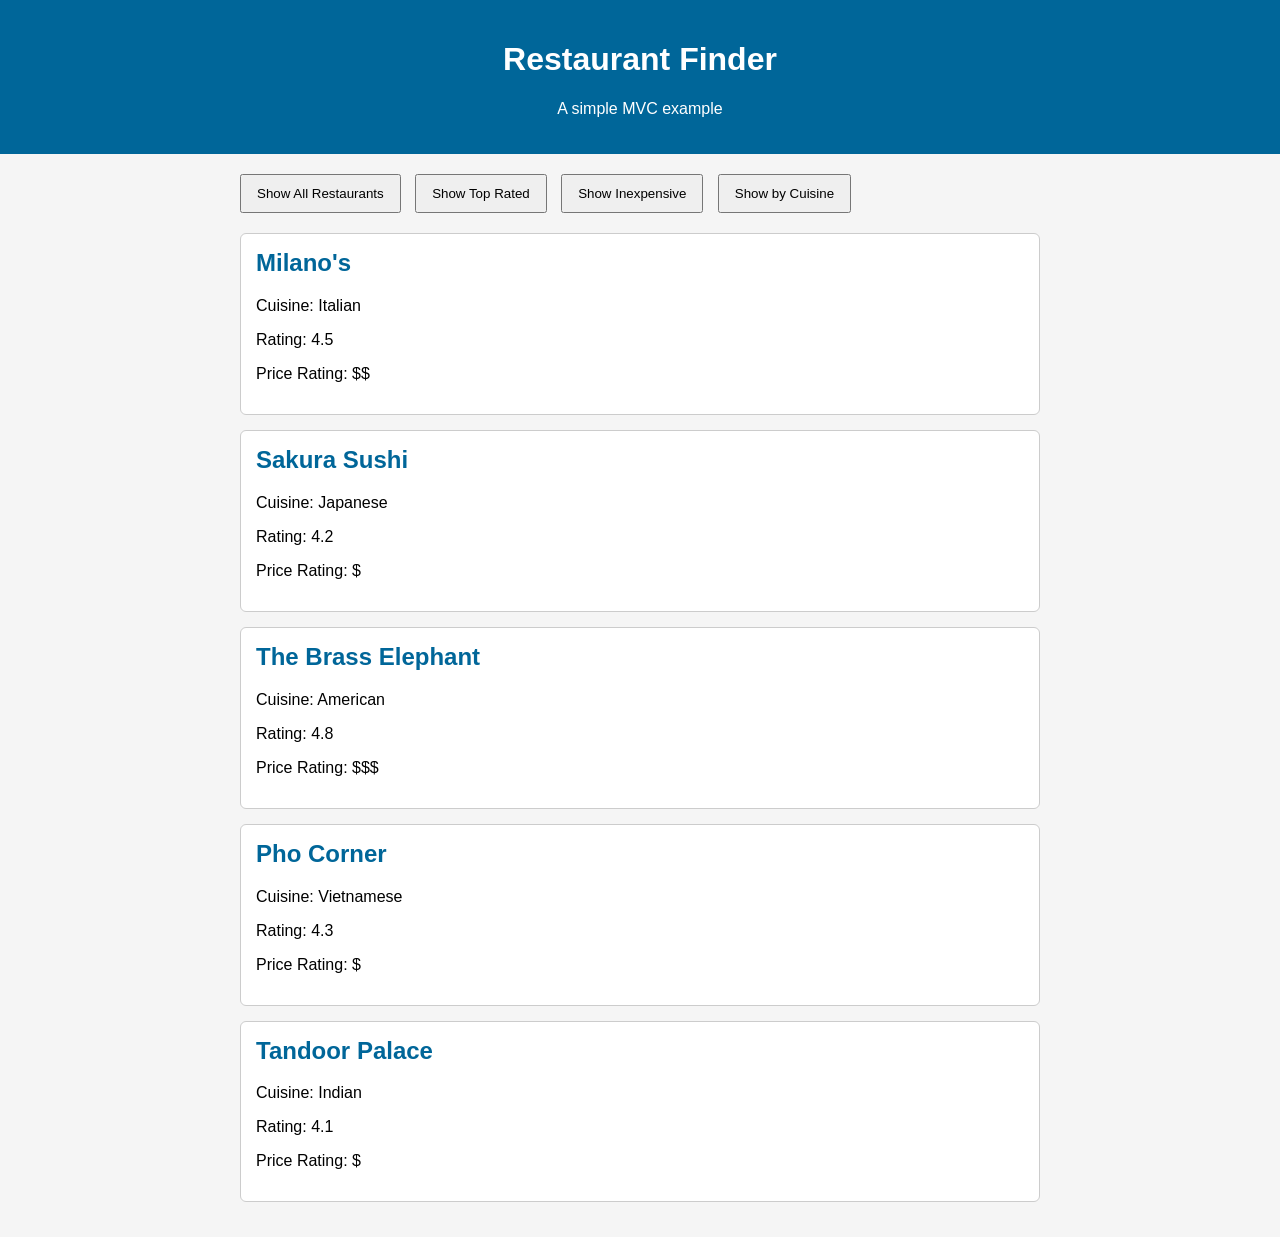
<file: INST_630_MVC_Homework_Starter_Code/index.html>
<!DOCTYPE html>
<html lang="en">
<head>
  <meta charset="UTF-8">
  <meta name="viewport" content="width=device-width, initial-scale=1.0">
  <title>Restaurant MVC Demo</title>
  <link rel="stylesheet" href="styles.css">
</head>
<body>
  <header>
    <h1>Restaurant Finder</h1>
    <p>A simple MVC example</p>
  </header>

  <main>
    <button id="showAll">Show All Restaurants</button>
    <button id="showTopRated">Show Top Rated</button>
    <button id="showInexpensive">Show Inexpensive</button>
    <button id="showByCuisine">Show by Cuisine</button>
    <div id="restaurantList"></div>
  </main>

  <script src="model.js"></script>
  <script src="view.js"></script>
  <script src="controller.js"></script>
</body>
</html>
</file>
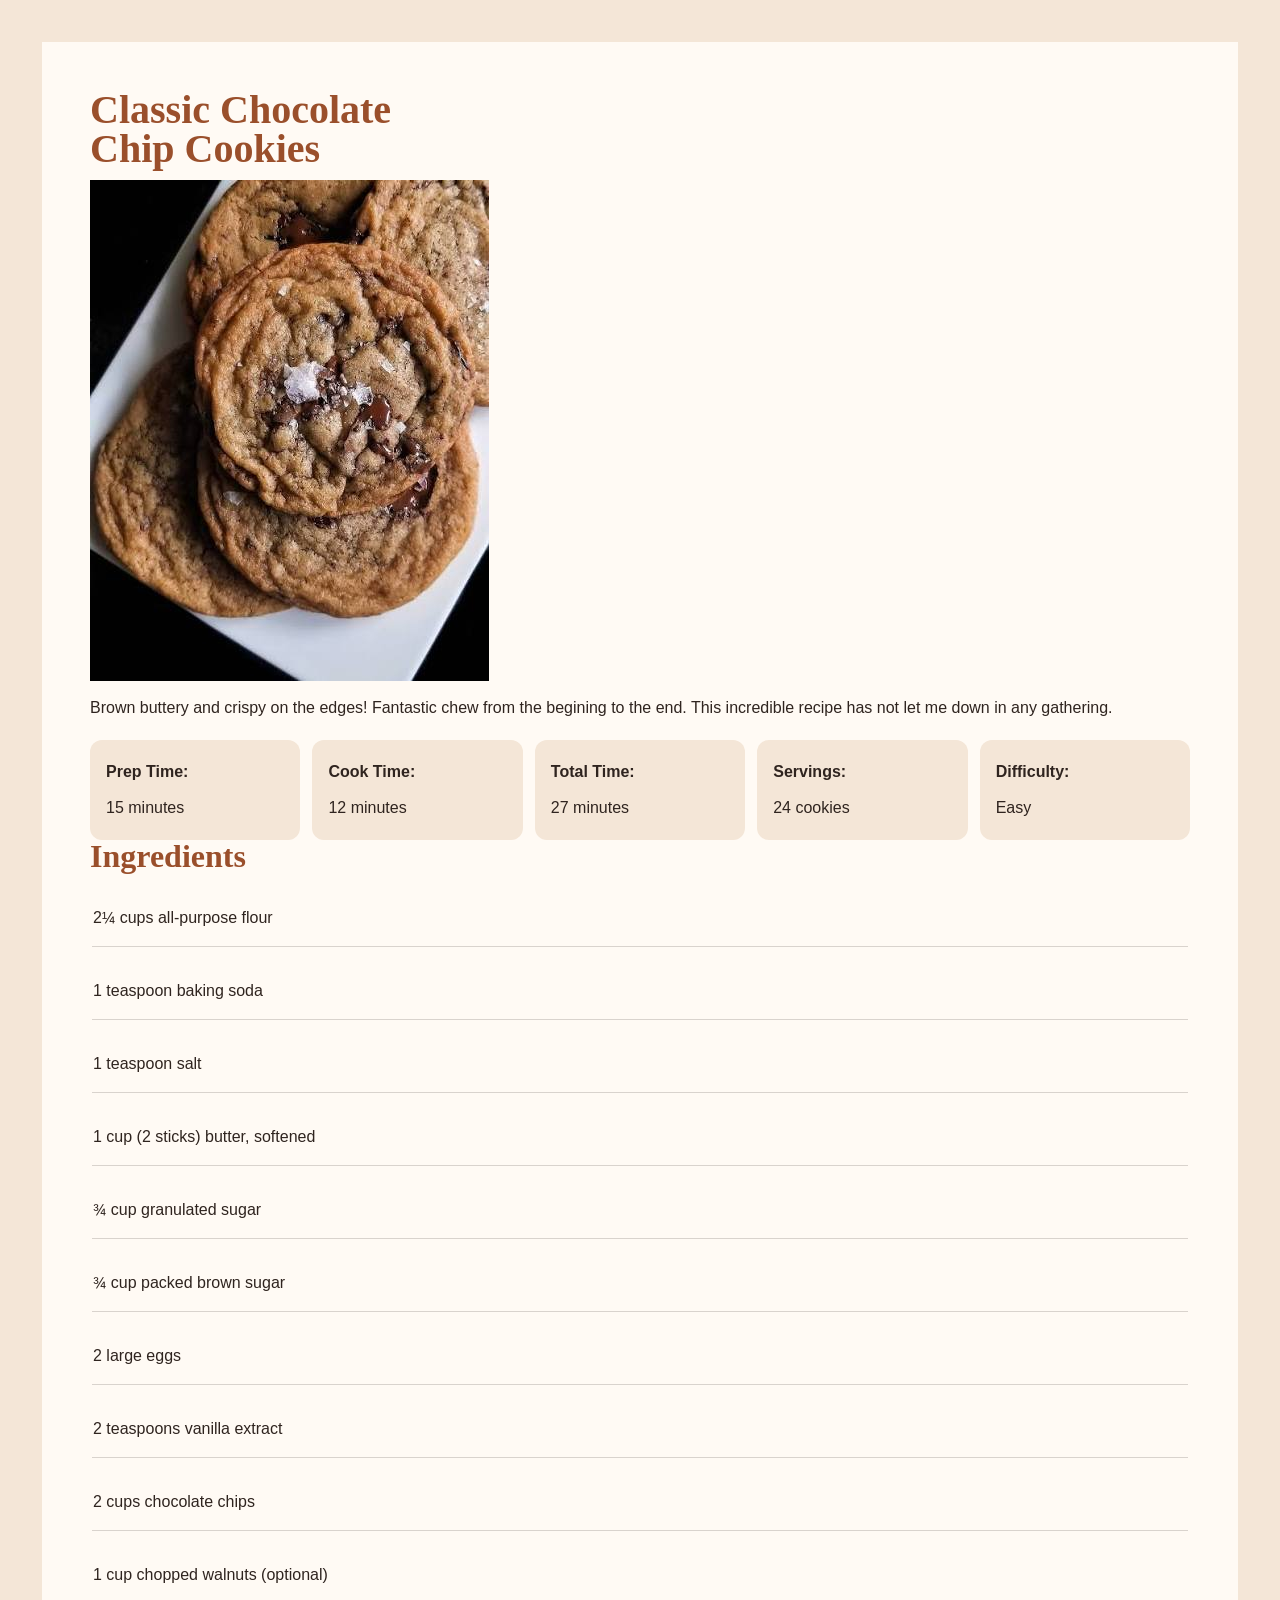
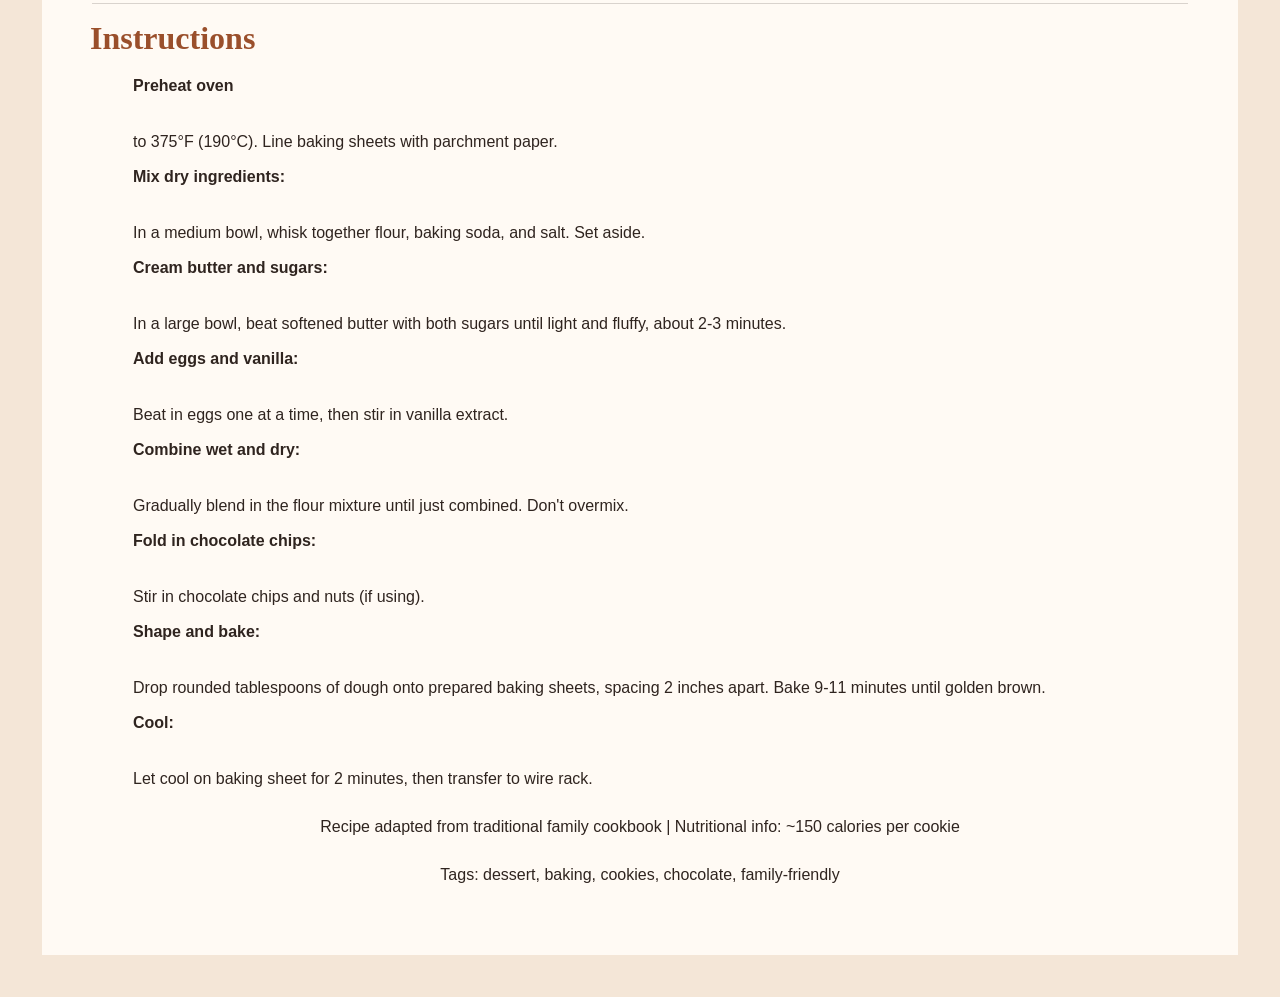
<file: turtoial_3/index.html>
<!DOCTYPE html>
<html lang="en">
<head>
    <meta charset="UTF-8">
    <meta name="viewport" content="width=device-width, initial-scale=1.0">
    <title>Recipe Card Assignment - Make This Beautiful!</title>
    <link rel="stylesheet" href="style.css">
</head>
<body>
    <main class="recipe-container">  
        <!-- Recipe Header Section -->
        <header class="recipe-header">
            <h1 class="recipe-title">Classic Chocolate Chip Cookies</h1>
            <img src="images/images.jpg"
                alt="Golden brown chocolate chip cookies on a cooling rack" 
                class="recipe-image">
            <!-- Recipe Description -->
            <section class="recipe-description">
                <p>Brown buttery and crispy on the edges! Fantastic chew from the begining to the end. This incredible recipe 
                    has not let me down in any gathering.
                </p>
            </section>
        </header>

        <!-- Recipe Meta Information -->
        <section class="recipe-meta">
            <div class="meta-item"><strong>Prep Time:</strong>15 minutes</div>
            <div class="meta-item"><strong>Cook Time:</strong>12 minutes</div>
            <div class="meta-item"><strong>Total Time:</strong>27 minutes</div>
            <div class="meta-item"><strong>Servings:</strong>24 cookies</div>
            <div class="meta-item"><strong>Difficulty:</strong>Easy</div>
        </section>

        <!-- Ingredients Section -->
        <section class="ingredients-section">
            <h2>Ingredients</h2>
            <ul class="ingredients-list">
                <li>2¼ cups all-purpose flour</li>
                <li>1 teaspoon baking soda</li>
                <li>1 teaspoon salt</li>
                <li>1 cup (2 sticks) butter, softened</li>
                <li>¾ cup granulated sugar</li>
                <li>¾ cup packed brown sugar</li>
                <li>2 large eggs</li>
                <li>2 teaspoons vanilla extract</li>
                <li>2 cups chocolate chips</li>
                <li>1 cup chopped walnuts (optional)</li></ul>
        </section>


        <!-- Instructions Section -->
        <section class="instructions-section">
            <h2>Instructions</h2>
            <ol class="instructions-list">
                <li class="instruction-step">
                    <strong>Preheat oven</strong> to 375°F (190°C). Line baking sheets with parchment paper.
                </li>
                <li class="instruction-step">
                    <strong>Mix dry ingredients:</strong> In a medium bowl, whisk together flour, baking soda, and salt. Set aside.
                </li>
                <li class="instruction-step">
                    <strong>Cream butter and sugars:</strong> In a large bowl, beat softened butter with both sugars until light and fluffy, about 2-3 minutes.
                </li>
                <li class="instruction-step">
                    <strong>Add eggs and vanilla:</strong> Beat in eggs one at a time, then stir in vanilla extract.
                </li>
                <li class="instruction-step">
                    <strong>Combine wet and dry:</strong> Gradually blend in the flour mixture until just combined. Don't overmix.
                </li>
                <li class="instruction-step">
                    <strong>Fold in chocolate chips:</strong> Stir in chocolate chips and nuts (if using).
                </li>
                <li class="instruction-step">
                    <strong>Shape and bake:</strong> Drop rounded tablespoons of dough onto prepared baking sheets, spacing 2 inches apart. Bake 9-11 minutes until golden brown.
                </li>
                <li class="instruction-step">
                    <strong>Cool:</strong> Let cool on baking sheet for 2 minutes, then transfer to wire rack.
                </li>
            </ol>
        </section>

            <!-- Recipe Footer -->
            <footer class="recipe-footer">
                <p>Recipe adapted from traditional family cookbook | Nutritional info: ~150 calories per cookie</p>
                <p>Tags: dessert, baking, cookies, chocolate, family-friendly</p>
            </footer>

        <!-- Assignment Instructions (remove this section when styling)
        <div style="background: white; border: 3px solid black; margin: 20px; padding: 20px; font-family: Arial;">
            <h2>Your Assignment: Make This Recipe Card Beautiful!</h2>
            <h3>Requirements:</h3>
            <ul>
                <li><strong>Use semantic HTML structure</strong> - the HTML is already properly structured with header, main sections, lists</li>
                <li><strong>Implement responsive flexbox layouts</strong> - make it work on mobile and desktop</li>
                <li><strong>Create visual hierarchy</strong> - use typography, spacing, and color to guide the user's eye</li>
                <li><strong>Design for usability</strong> - this should be easy to follow while cooking</li>
                <li><strong>Make it beautiful</strong> - choose cohesive colors, fonts, and spacing</li>
            </ul>
            <h3>Focus Areas:</h3>
            <ul>
                <li>Layout: Use flexbox for responsive design</li>
                <li>Typography: Create clear information hierarchy</li>
                <li>Color & Contrast: Ensure readability</li>
                <li>Spacing: Use consistent margins and padding</li>
                <li>Mobile-first: Design works on small screens</li>
            </ul>
        </div>         -->
    </main>

</body>
</html>
</file>
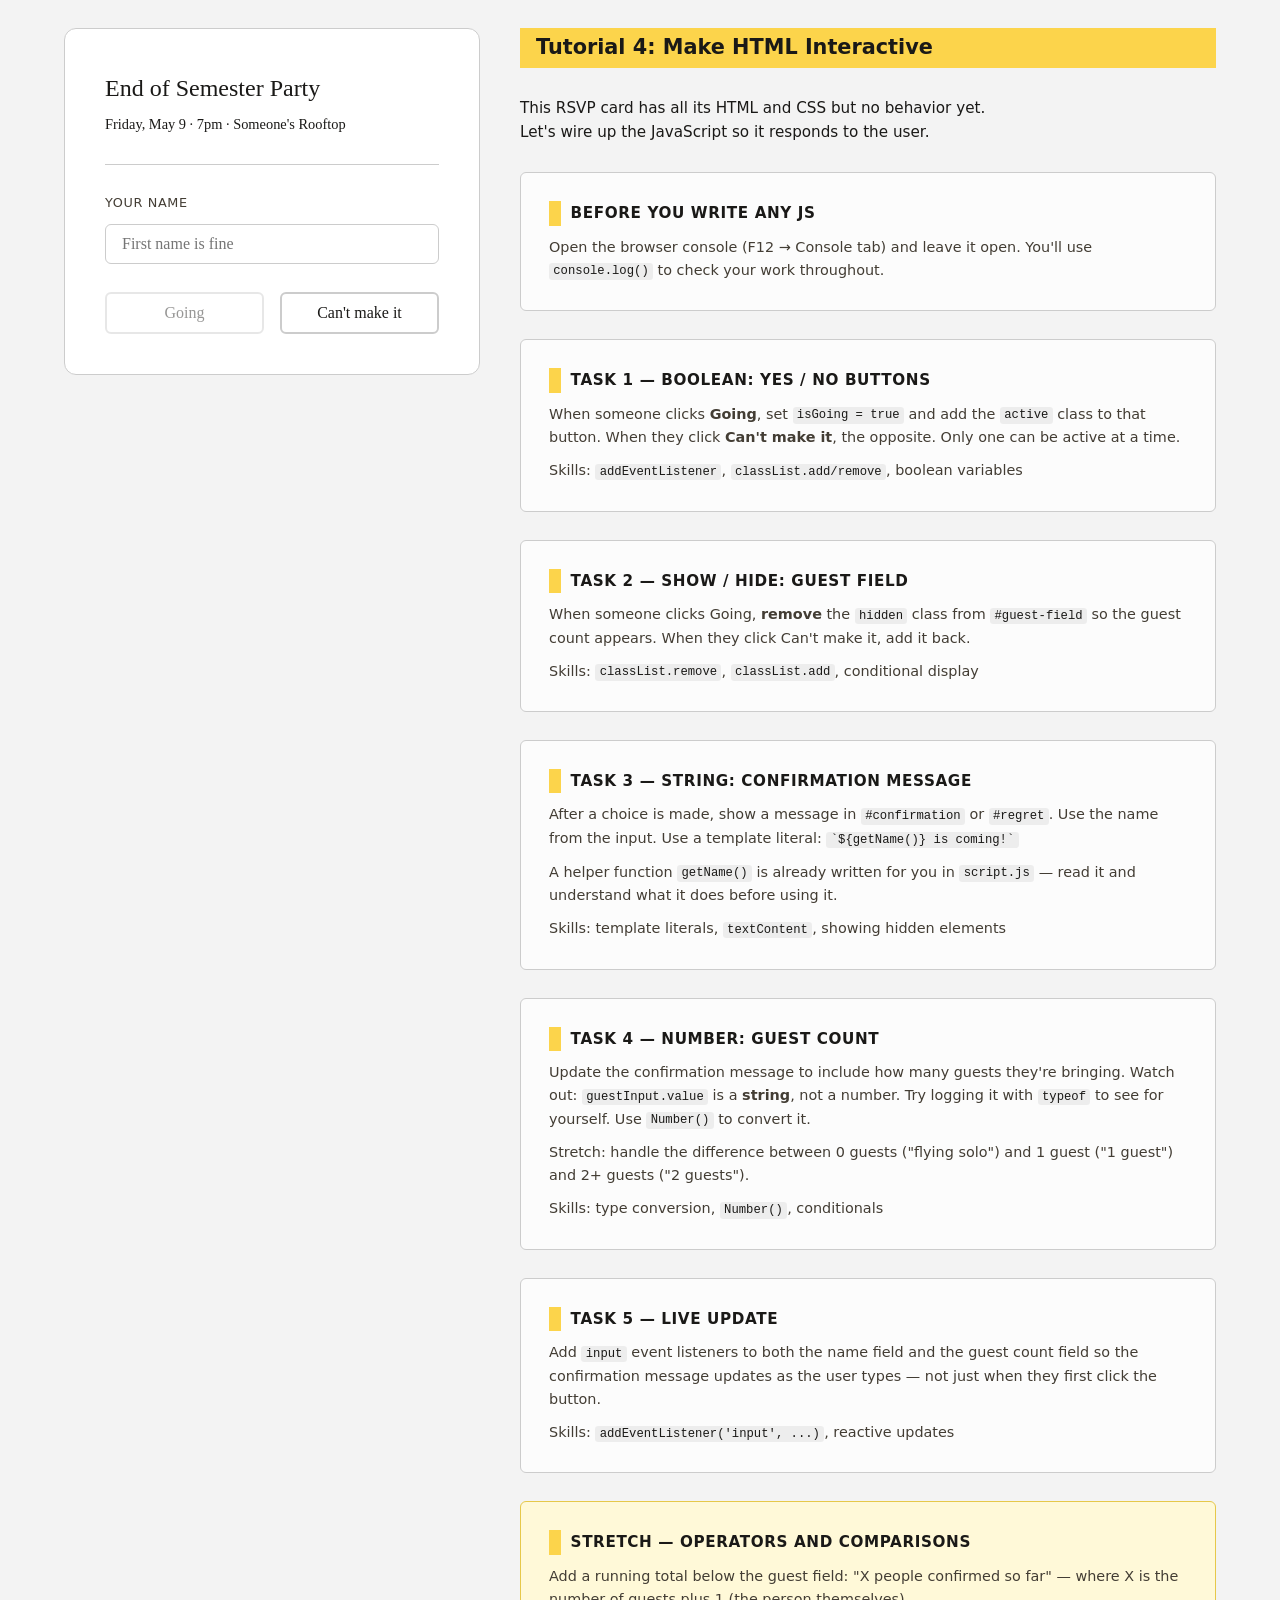
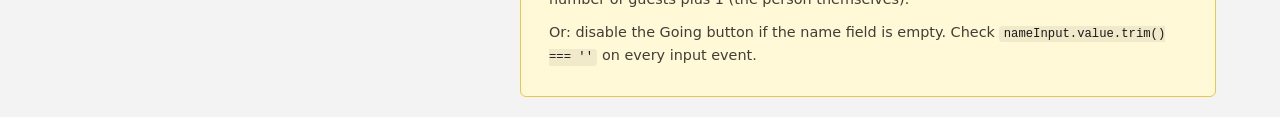
<file: tutorial_4/index.html>
<!DOCTYPE html>
<html lang="en">
<head>
  <meta charset="UTF-8">
  <meta name="viewport" content="width=device-width, initial-scale=1.0">
  <title>Tutorial 4: JavaScript Fundamentals</title>
  <link rel="stylesheet" href="style.css">
</head>
<body>

  <div class="page">

    <!-- ── left: the RSVP card ──────────────────────────────── -->
    <div class="card" id="rsvp-card">

      <div class="event-header">
        <h1 class="event-title">End of Semester Party</h1>
        <p class="event-meta">Friday, May 9 &middot; 7pm &middot; Someone's Rooftop</p>
      </div>

      <!-- string: name -->
      <div class="field">
        <label for="name-input">Your name</label>
        <input type="text" id="name-input" placeholder="First name is fine">
      </div>
      <!-- number: guest count, hidden until yes -->

      <div class="guest-field hidden" id="guest-field">
        <label for="guest-input">Bringing anyone?</label>
        <input type="number" id="guest-input" value="0" min="0" max="10">

        <p class="total" id="total"></p>
      </div>

      <div class="rsvp-buttons">
        <button class="btn btn-yes" id="btnYes">Going</button>
        <button class="btn btn-no"  id="btnNo">Can't make it</button>
      </div>



      <!-- confirmation messages, hidden until a choice is made -->
      <div class="confirmation hidden" id="confirmation"></div>
      <div class="regret     hidden" id="regret"></div>

    </div>

    <!-- ── right: tasks panel ───────────────────────────────── -->
    <aside class="tasks-panel">

      <h2>Tutorial 4: Make HTML Interactive</h2>
      <p class="intro">
        This RSVP card has all its HTML and CSS but no behavior yet. <br />
        Let's wire up the JavaScript so it responds to the user.
      </p>

      <div class="task-group">
        <h3>Before you write any JS</h3>
        <p>Open the browser console (F12 → Console tab) and leave it open. 
           You'll use <code>console.log()</code> to check your work throughout.</p>
      </div>

      <div class="task-group">
        <h3>Task 1 — Boolean: Yes / No buttons</h3>
        <p>
          When someone clicks <strong>Going</strong>, set <code>isGoing = true</code>
          and add the <code>active</code> class to that button.
          When they click <strong>Can't make it</strong>, the opposite.
          Only one can be active at a time.
        </p>
        <p>Skills: <code>addEventListener</code>, <code>classList.add/remove</code>, boolean variables</p>
      </div>

      <div class="task-group">
        <h3>Task 2 — Show / hide: guest field</h3>
        <p>
          When someone clicks Going, <strong>remove</strong> the <code>hidden</code> class
          from <code>#guest-field</code> so the guest count appears.
          When they click Can't make it, add it back.
        </p>
        <p>Skills: <code>classList.remove</code>, <code>classList.add</code>, conditional display</p>
      </div>

      <div class="task-group">
        <h3>Task 3 — String: confirmation message</h3>
        <p>
          After a choice is made, show a message in <code>#confirmation</code> or 
          <code>#regret</code>. Use the name from the input.
          Use a template literal: <code>`${getName()} is coming!`</code>
        </p>
        <p>
          A helper function <code>getName()</code> is already written for you in 
          <code>script.js</code> — read it and understand what it does before using it.
        </p>
        <p>Skills: template literals, <code>textContent</code>, showing hidden elements</p>
      </div>

      <div class="task-group">
        <h3>Task 4 — Number: guest count</h3>
        <p>
          Update the confirmation message to include how many guests they're bringing.
          Watch out: <code>guestInput.value</code> is a <strong>string</strong>, not a number.
          Try logging it with <code>typeof</code> to see for yourself.
          Use <code>Number()</code> to convert it.
        </p>
        <p>
          Stretch: handle the difference between 0 guests ("flying solo") and 
          1 guest ("1 guest") and 2+ guests ("2 guests").
        </p>
        <p>Skills: type conversion, <code>Number()</code>, conditionals</p>
      </div>

      <div class="task-group">
        <h3>Task 5 — Live update</h3>
        <p>
          Add <code>input</code> event listeners to both the name field and the guest
          count field so the confirmation message updates as the user types —
          not just when they first click the button.
        </p>
        <p>Skills: <code>addEventListener('input', ...)</code>, reactive updates</p>
      </div>

      <div class="task-group task-stretch">
        <h3>Stretch — Operators and comparisons</h3>
        <p>
          Add a running total below the guest field: 
          "X people confirmed so far" — where X is the number of guests plus 1 (the person themselves).
        </p>
        <p>
          Or: disable the Going button if the name field is empty.
          Check <code>nameInput.value.trim() === ''</code> on every input event.
        </p>
      </div>

    </aside>

  </div>

  <script src="script.js"></script>
</body>
</html>
</file>
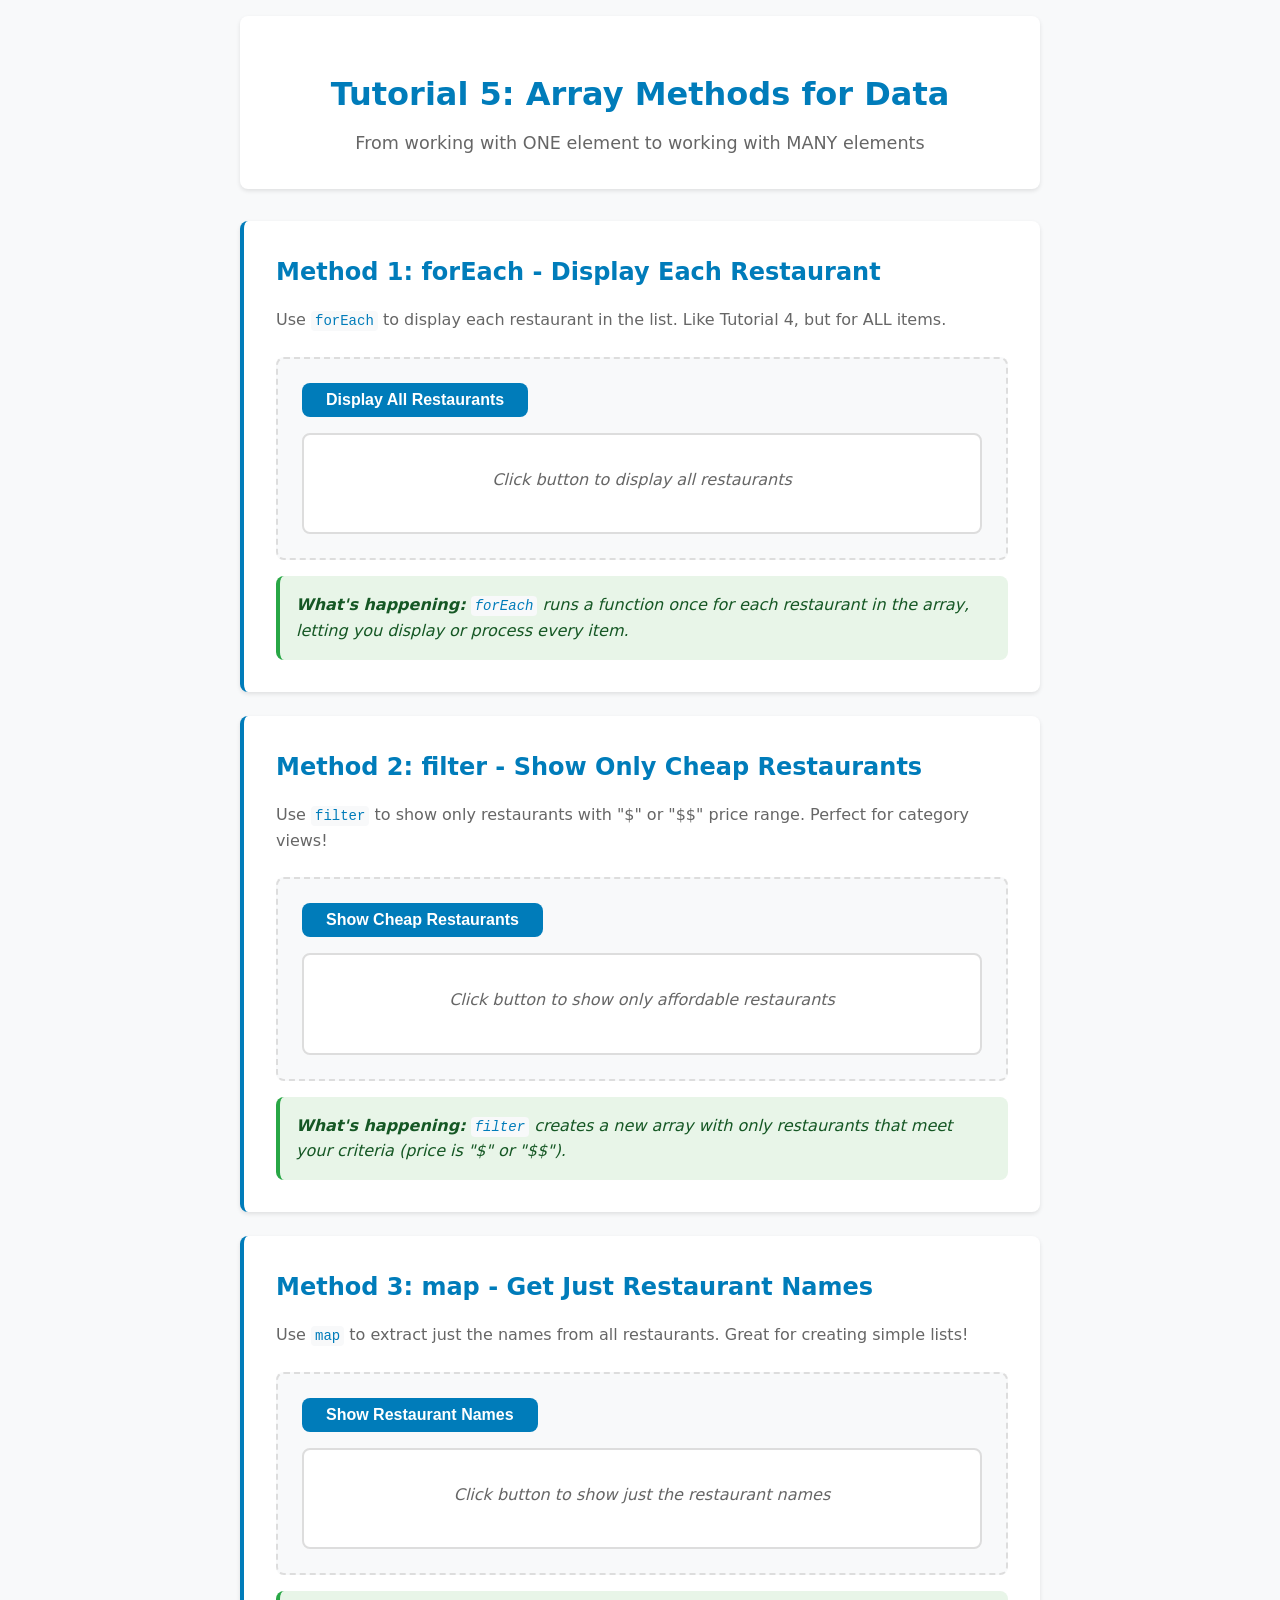
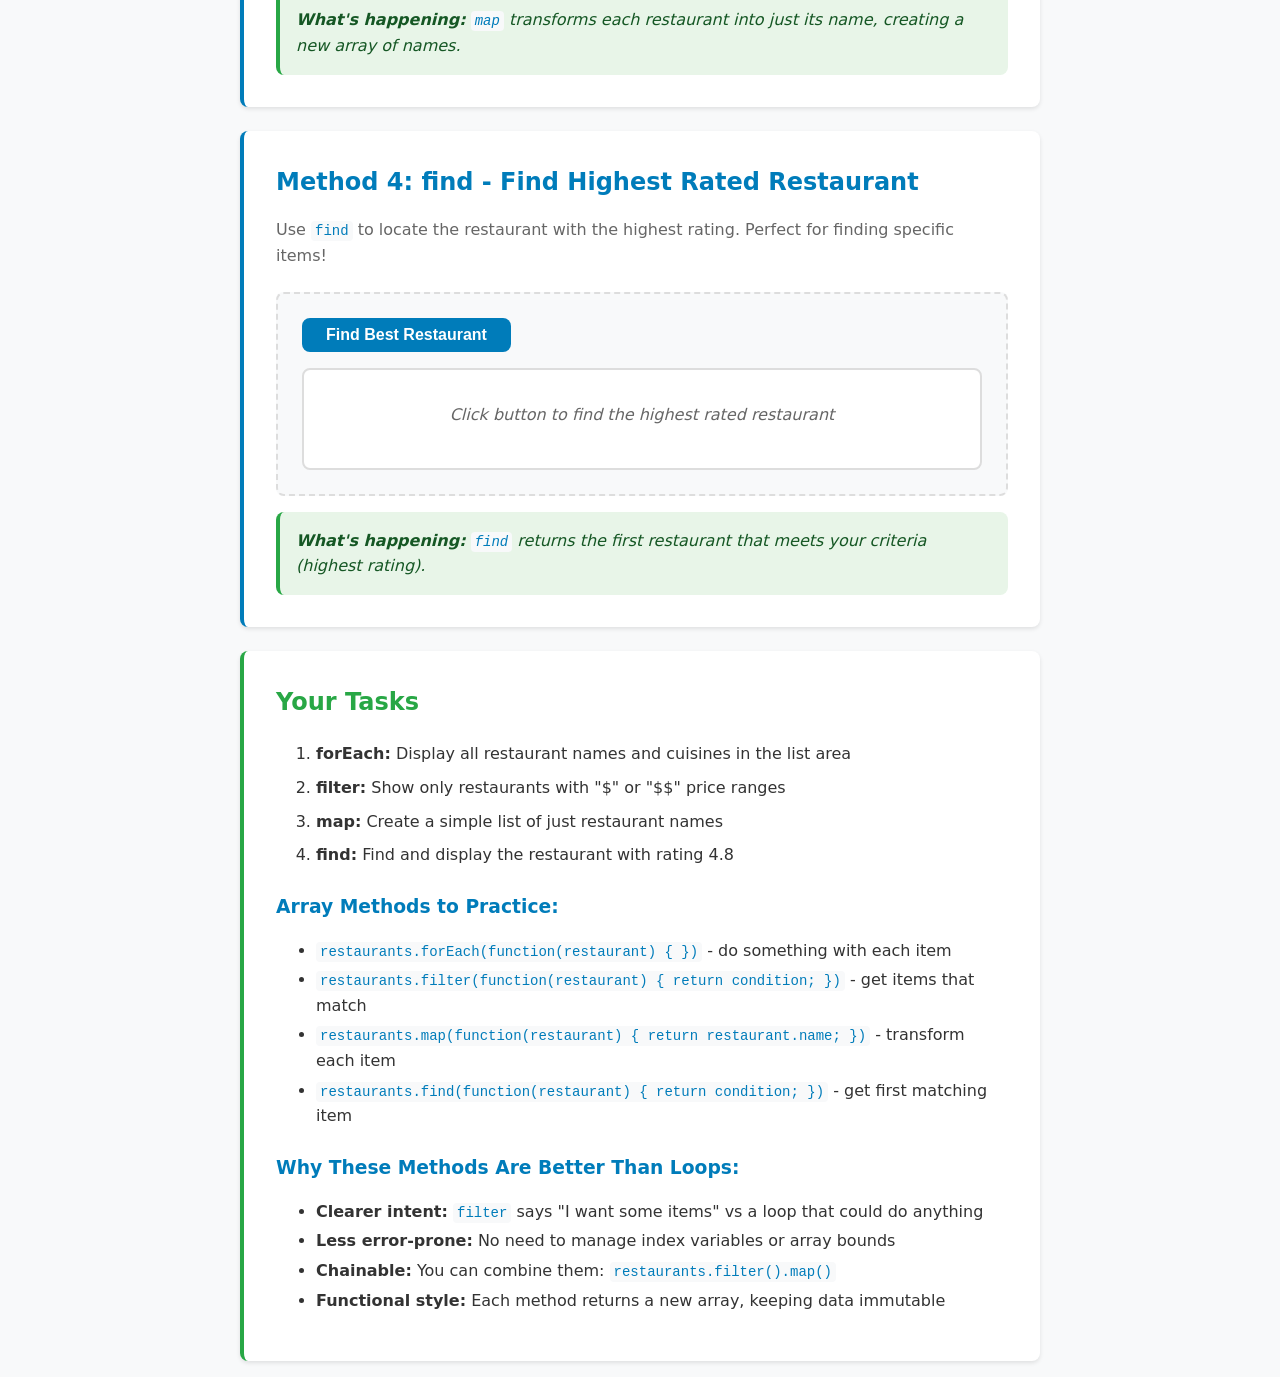
<file: tutorial_5/index.html>
<!DOCTYPE html>
<html lang="en">
<head>
    <meta charset="UTF-8">
    <meta name="viewport" content="width=device-width, initial-scale=1.0">
    <title>Tutorial 5: Array Methods for Data</title>
    <link rel="stylesheet" href="style.css">
</head>
<body>
    <div class="container">
        <header>
            <h1>Tutorial 5: Array Methods for Data</h1>
            <p>From working with ONE element to working with MANY elements</p>
        </header>

        <!-- Method 1: forEach - Do something to each item -->
        <section class="method-section">
            <h2>Method 1: forEach - Display Each Restaurant</h2>
            <p>Use <code>forEach</code> to display each restaurant in the list. Like Tutorial 4, but for ALL items.</p>
            
            <div class="demo-area">
                <button id="display-button" class="method-button">Display All Restaurants</button>
                <div id="restaurant-list" class="result-area">
                    <p class="placeholder">Click button to display all restaurants</p>
                </div>
            </div>
            
            <div class="explanation">
                <p><strong>What's happening:</strong> <code>forEach</code> runs a function once for each restaurant in the array, letting you display or process every item.</p>
            </div>
        </section>

        <!-- Method 2: filter - Show only items that match criteria -->
        <section class="method-section">
            <h2>Method 2: filter - Show Only Cheap Restaurants</h2>
            <p>Use <code>filter</code> to show only restaurants with "$" or "$$" price range. Perfect for category views!</p>
            
            <div class="demo-area">
                <button id="filter-button" class="method-button">Show Cheap Restaurants</button>
                <div id="filtered-list" class="result-area">
                    <p class="placeholder">Click button to show only affordable restaurants</p>
                </div>
            </div>
            
            <div class="explanation">
                <p><strong>What's happening:</strong> <code>filter</code> creates a new array with only restaurants that meet your criteria (price is "$" or "$$").</p>
            </div>
        </section>

        <!-- Method 3: map - Transform data to get specific information -->
        <section class="method-section">
            <h2>Method 3: map - Get Just Restaurant Names</h2>
            <p>Use <code>map</code> to extract just the names from all restaurants. Great for creating simple lists!</p>
            
            <div class="demo-area">
                <button id="map-button" class="method-button">Show Restaurant Names</button>
                <div id="mapped-list" class="result-area">
                    <p class="placeholder">Click button to show just the restaurant names</p>
                </div>
            </div>
            
            <div class="explanation">
                <p><strong>What's happening:</strong> <code>map</code> transforms each restaurant into just its name, creating a new array of names.</p>
            </div>
        </section>

        <!-- Method 4: find - Get one specific item -->
        <section class="method-section">
            <h2>Method 4: find - Find Highest Rated Restaurant</h2>
            <p>Use <code>find</code> to locate the restaurant with the highest rating. Perfect for finding specific items!</p>
            
            <div class="demo-area">
                <button id="find-button" class="method-button">Find Best Restaurant</button>
                <div id="found-item" class="result-area">
                    <p class="placeholder">Click button to find the highest rated restaurant</p>
                </div>
            </div>
            
            <div class="explanation">
                <p><strong>What's happening:</strong> <code>find</code> returns the first restaurant that meets your criteria (highest rating).</p>
            </div>
        </section>

        <!-- Tutorial Instructions -->
        <section class="tutorial-instructions">
            <h2>Your Tasks</h2>
            <ol>
                <li><strong>forEach:</strong> Display all restaurant names and cuisines in the list area</li>
                <li><strong>filter:</strong> Show only restaurants with "$" or "$$" price ranges</li>
                <li><strong>map:</strong> Create a simple list of just restaurant names</li>
                <li><strong>find:</strong> Find and display the restaurant with rating 4.8</li>
            </ol>
            
            <h3>Array Methods to Practice:</h3>
            <ul>
                <li><code>restaurants.forEach(function(restaurant) { })</code> - do something with each item</li>
                <li><code>restaurants.filter(function(restaurant) { return condition; })</code> - get items that match</li>
                <li><code>restaurants.map(function(restaurant) { return restaurant.name; })</code> - transform each item</li>
                <li><code>restaurants.find(function(restaurant) { return condition; })</code> - get first matching item</li>
            </ul>
            
            <h3>Why These Methods Are Better Than Loops:</h3>
            <ul>
                <li><strong>Clearer intent:</strong> <code>filter</code> says "I want some items" vs a loop that could do anything</li>
                <li><strong>Less error-prone:</strong> No need to manage index variables or array bounds</li>
                <li><strong>Chainable:</strong> You can combine them: <code>restaurants.filter().map()</code></li>
                <li><strong>Functional style:</strong> Each method returns a new array, keeping data immutable</li>
            </ul>
        </section>
    </div>

    <script src="script.js" defer></script>
</body>
</html>
</file>
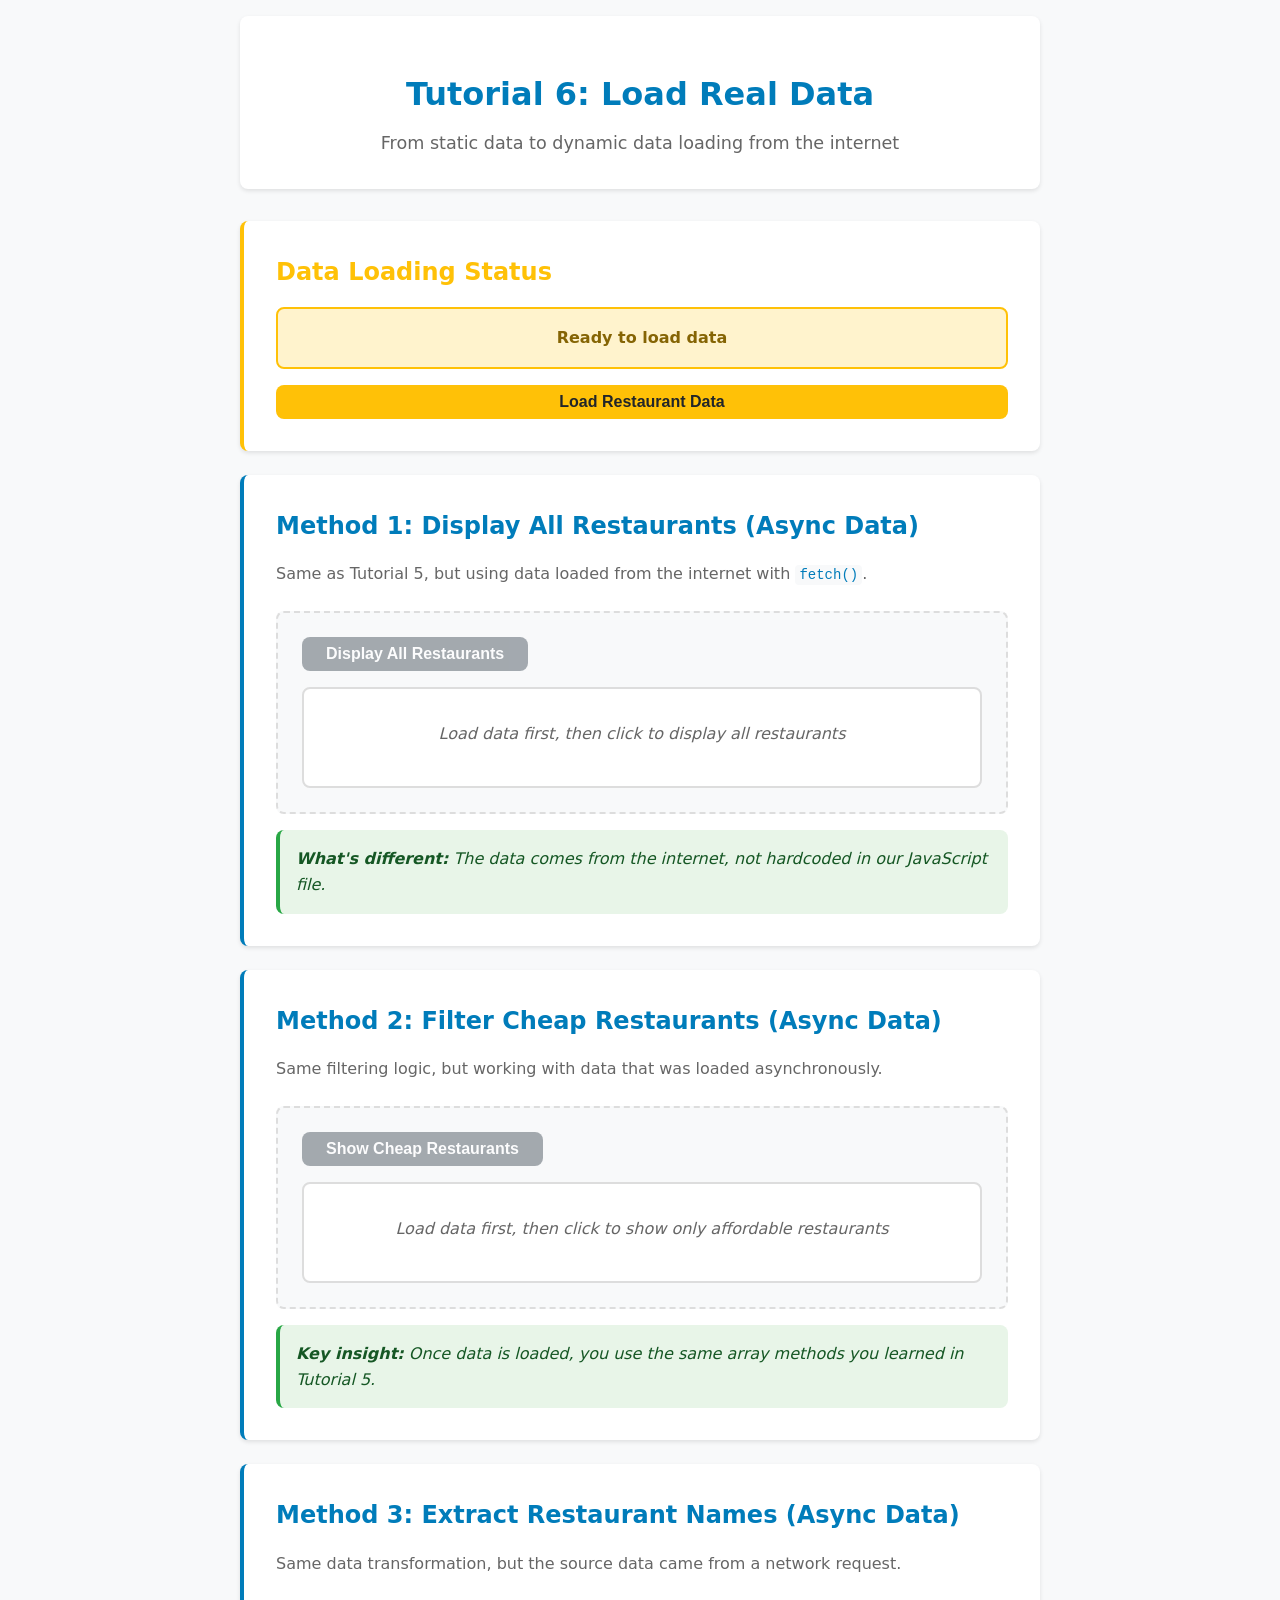
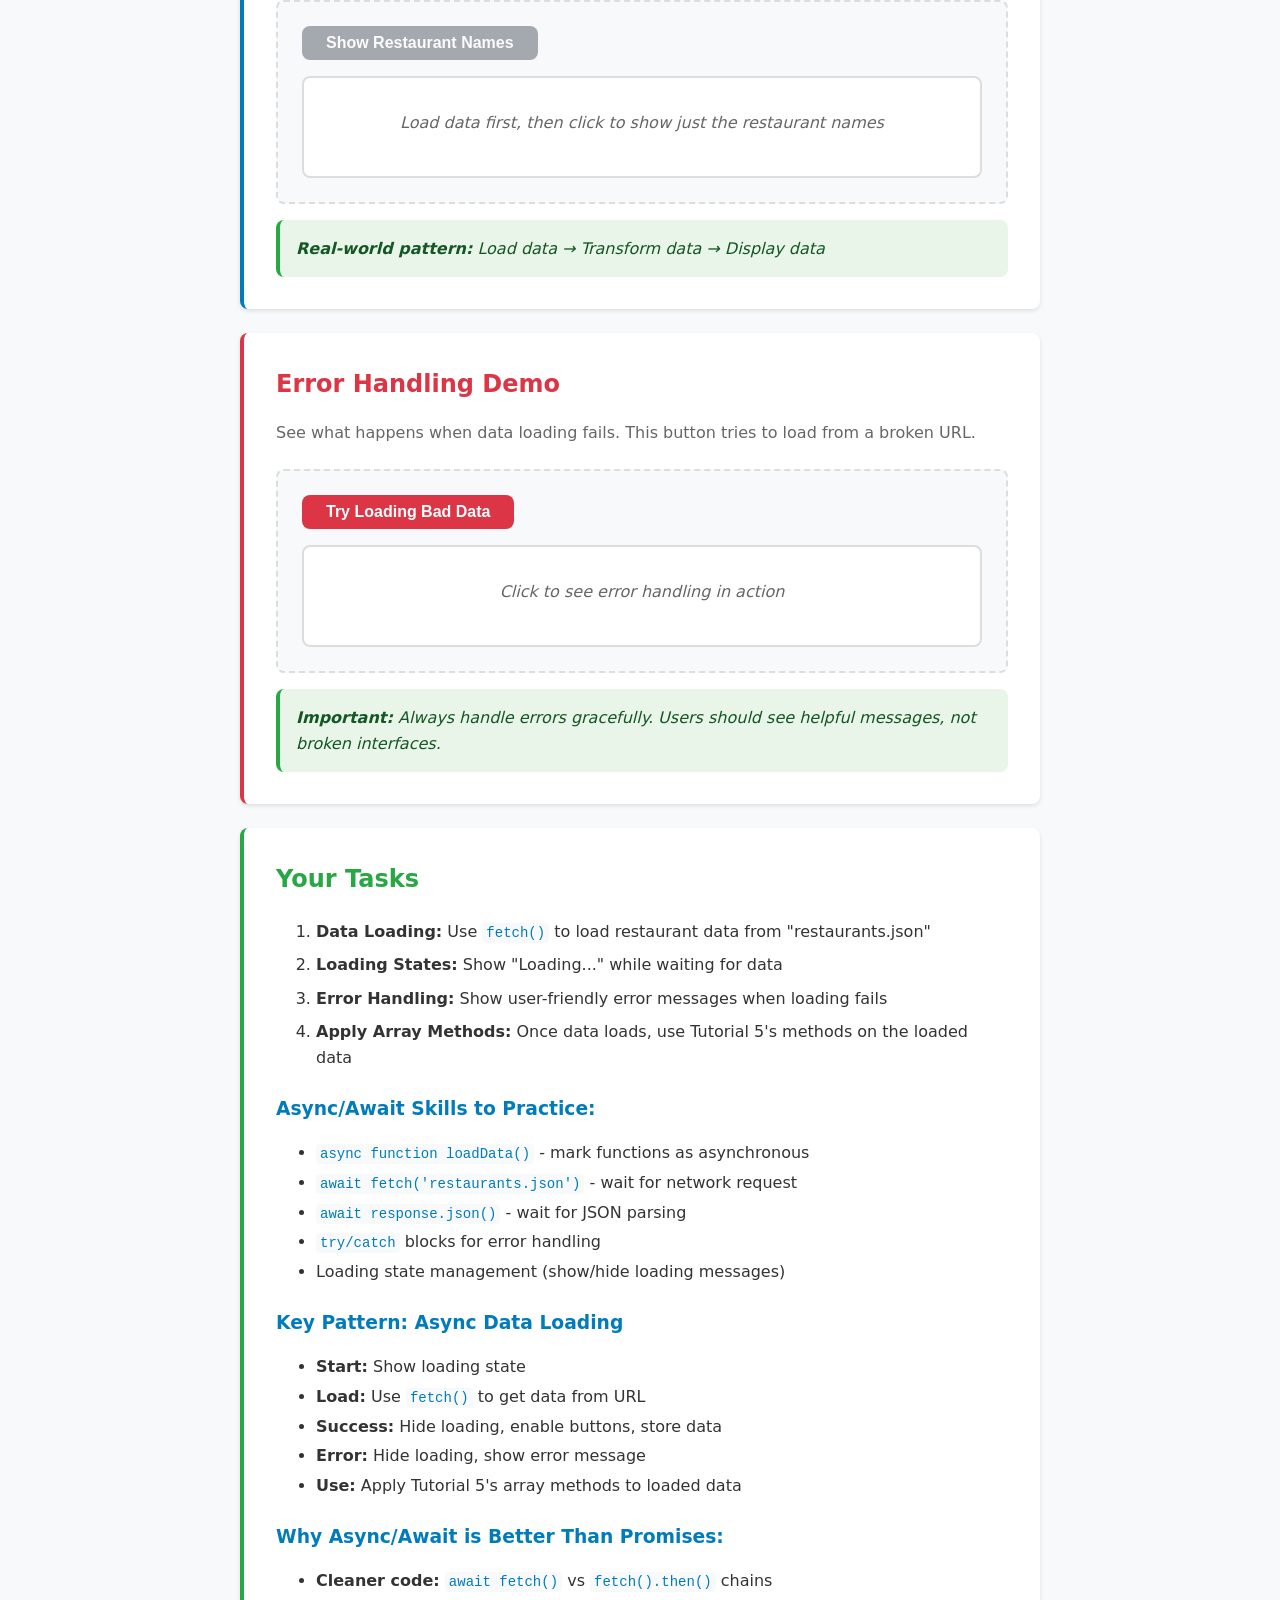
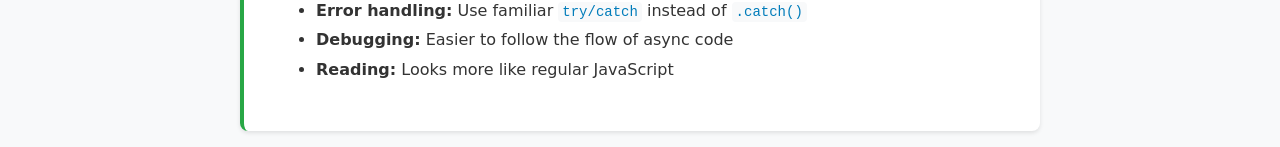
<file: tutorial_6/index.html>
<!DOCTYPE html>
<html lang="en">
<head>
    <meta charset="UTF-8">
    <meta name="viewport" content="width=device-width, initial-scale=1.0">
    <title>Tutorial 6: Load Real Data</title>
    <link rel="stylesheet" href="style.css">
</head>
<body>
    <div class="container">
        <header>
            <h1>Tutorial 6: Load Real Data</h1>
            <p>From static data to dynamic data loading from the internet</p>
        </header>

        <!-- Loading Status Section -->
        <section class="status-section">
            <h2>Data Loading Status</h2>
            <div id="loading-status" class="status-display">
                <p class="status-message">Ready to load data</p>
            </div>
            <button id="load-data-button" class="load-button">Load Restaurant Data</button>
        </section>

        <!-- Same functionality as Tutorial 5, but with async data -->
        
        <!-- Method 1: forEach with loaded data -->
        <section class="method-section">
            <h2>Method 1: Display All Restaurants (Async Data)</h2>
            <p>Same as Tutorial 5, but using data loaded from the internet with <code>fetch()</code>.</p>
            
            <div class="demo-area">
                <button id="display-button" class="method-button" disabled>Display All Restaurants</button>
                <div id="restaurant-list" class="result-area">
                    <p class="placeholder">Load data first, then click to display all restaurants</p>
                </div>
            </div>
            
            <div class="explanation">
                <p><strong>What's different:</strong> The data comes from the internet, not hardcoded in our JavaScript file.</p>
            </div>
        </section>

        <!-- Method 2: filter with loaded data -->
        <section class="method-section">
            <h2>Method 2: Filter Cheap Restaurants (Async Data)</h2>
            <p>Same filtering logic, but working with data that was loaded asynchronously.</p>
            
            <div class="demo-area">
                <button id="filter-button" class="method-button" disabled>Show Cheap Restaurants</button>
                <div id="filtered-list" class="result-area">
                    <p class="placeholder">Load data first, then click to show only affordable restaurants</p>
                </div>
            </div>
            
            <div class="explanation">
                <p><strong>Key insight:</strong> Once data is loaded, you use the same array methods you learned in Tutorial 5.</p>
            </div>
        </section>

        <!-- Method 3: map with loaded data -->
        <section class="method-section">
            <h2>Method 3: Extract Restaurant Names (Async Data)</h2>
            <p>Same data transformation, but the source data came from a network request.</p>
            
            <div class="demo-area">
                <button id="map-button" class="method-button" disabled>Show Restaurant Names</button>
                <div id="mapped-list" class="result-area">
                    <p class="placeholder">Load data first, then click to show just the restaurant names</p>
                </div>
            </div>
            
            <div class="explanation">
                <p><strong>Real-world pattern:</strong> Load data → Transform data → Display data</p>
            </div>
        </section>

        <!-- Error Handling Demo -->
        <section class="method-section error-demo">
            <h2>Error Handling Demo</h2>
            <p>See what happens when data loading fails. This button tries to load from a broken URL.</p>
            
            <div class="demo-area">
                <button id="error-button" class="error-button">Try Loading Bad Data</button>
                <div id="error-display" class="result-area">
                    <p class="placeholder">Click to see error handling in action</p>
                </div>
            </div>
            
            <div class="explanation">
                <p><strong>Important:</strong> Always handle errors gracefully. Users should see helpful messages, not broken interfaces.</p>
            </div>
        </section>

        <!-- Tutorial Instructions -->
        <section class="tutorial-instructions">
            <h2>Your Tasks</h2>
            <ol>
                <li><strong>Data Loading:</strong> Use <code>fetch()</code> to load restaurant data from "restaurants.json"</li>
                <li><strong>Loading States:</strong> Show "Loading..." while waiting for data</li>
                <li><strong>Error Handling:</strong> Show user-friendly error messages when loading fails</li>
                <li><strong>Apply Array Methods:</strong> Once data loads, use Tutorial 5's methods on the loaded data</li>
            </ol>
            
            <h3>Async/Await Skills to Practice:</h3>
            <ul>
                <li><code>async function loadData()</code> - mark functions as asynchronous</li>
                <li><code>await fetch('restaurants.json')</code> - wait for network request</li>
                <li><code>await response.json()</code> - wait for JSON parsing</li>
                <li><code>try/catch</code> blocks for error handling</li>
                <li>Loading state management (show/hide loading messages)</li>
            </ul>
            
            <h3>Key Pattern: Async Data Loading</h3>
            <ul>
                <li><strong>Start:</strong> Show loading state</li>
                <li><strong>Load:</strong> Use <code>fetch()</code> to get data from URL</li>
                <li><strong>Success:</strong> Hide loading, enable buttons, store data</li>
                <li><strong>Error:</strong> Hide loading, show error message</li>
                <li><strong>Use:</strong> Apply Tutorial 5's array methods to loaded data</li>
            </ul>
            
            <h3>Why Async/Await is Better Than Promises:</h3>
            <ul>
                <li><strong>Cleaner code:</strong> <code>await fetch()</code> vs <code>fetch().then()</code> chains</li>
                <li><strong>Error handling:</strong> Use familiar <code>try/catch</code> instead of <code>.catch()</code></li>
                <li><strong>Debugging:</strong> Easier to follow the flow of async code</li>
                <li><strong>Reading:</strong> Looks more like regular JavaScript</li>
            </ul>
        </section>
    </div>

    <script src="script.js"></script>
</body>
</html>
</file>
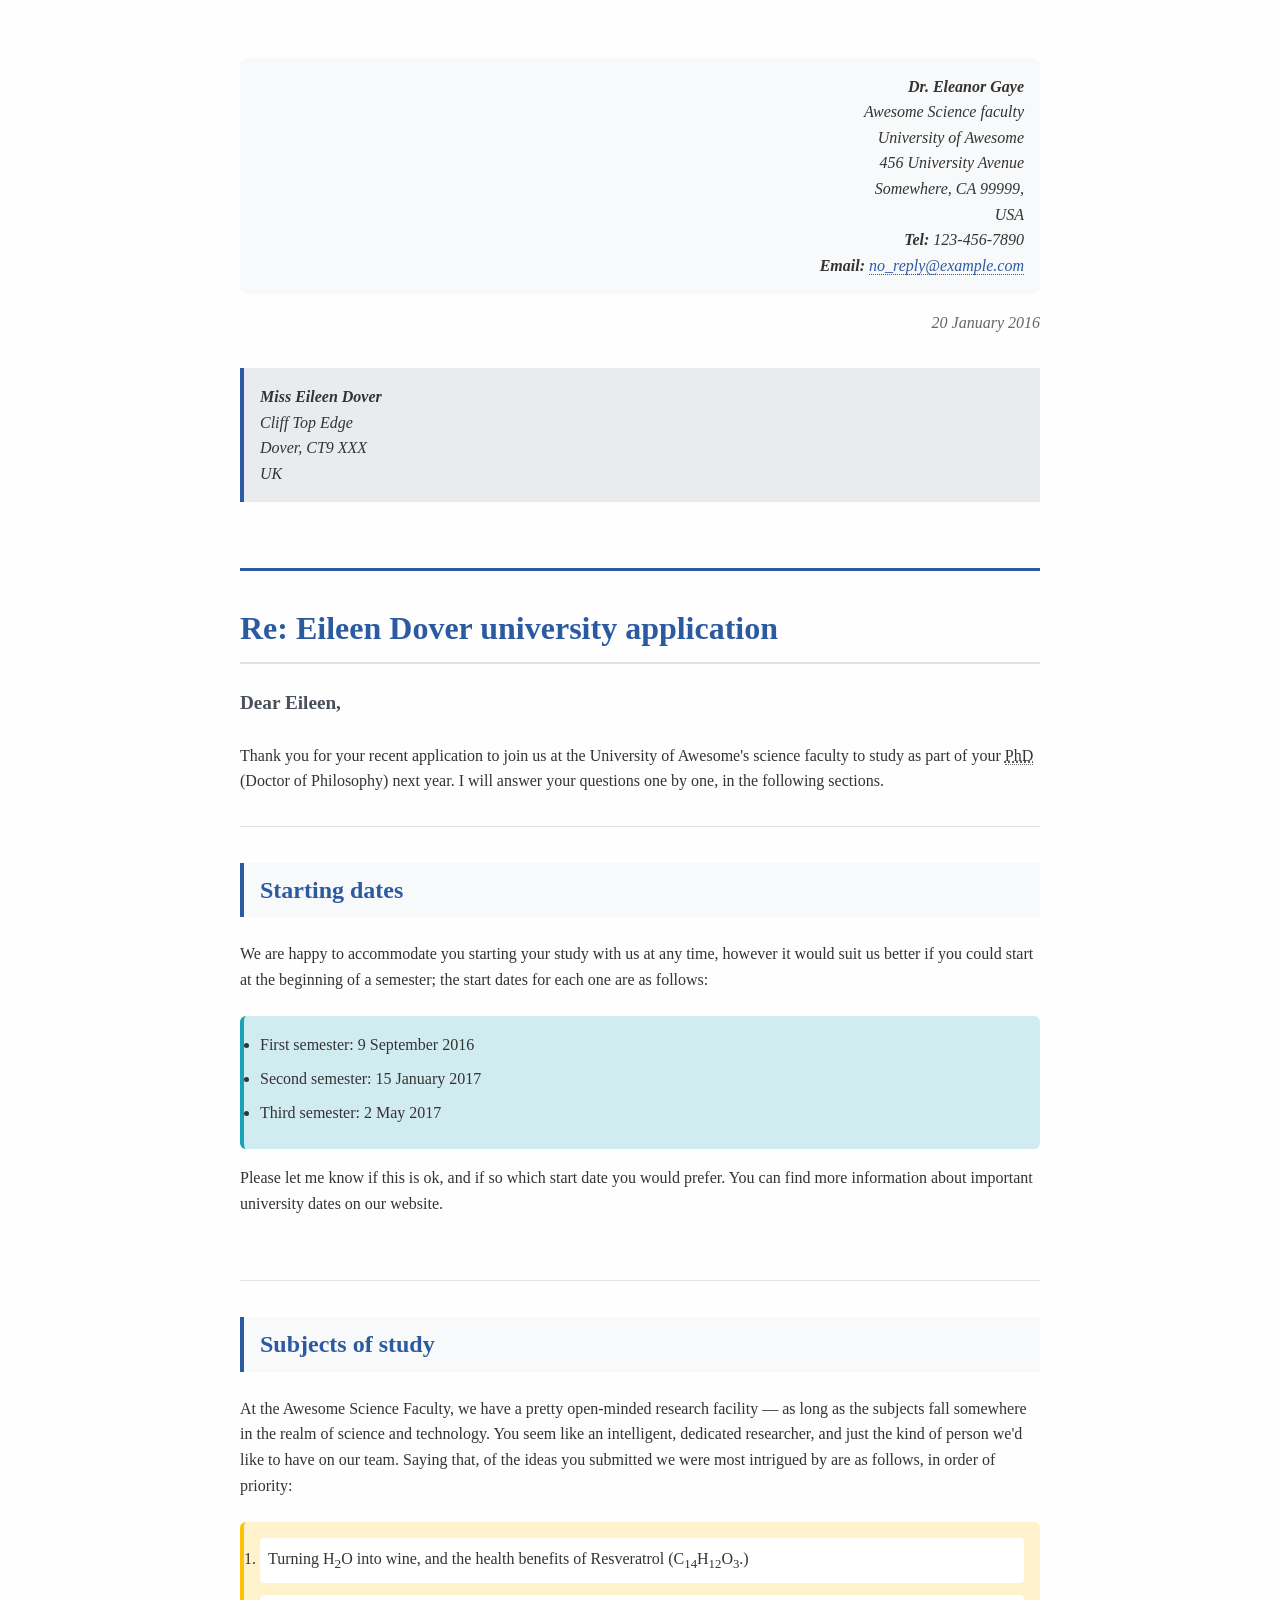
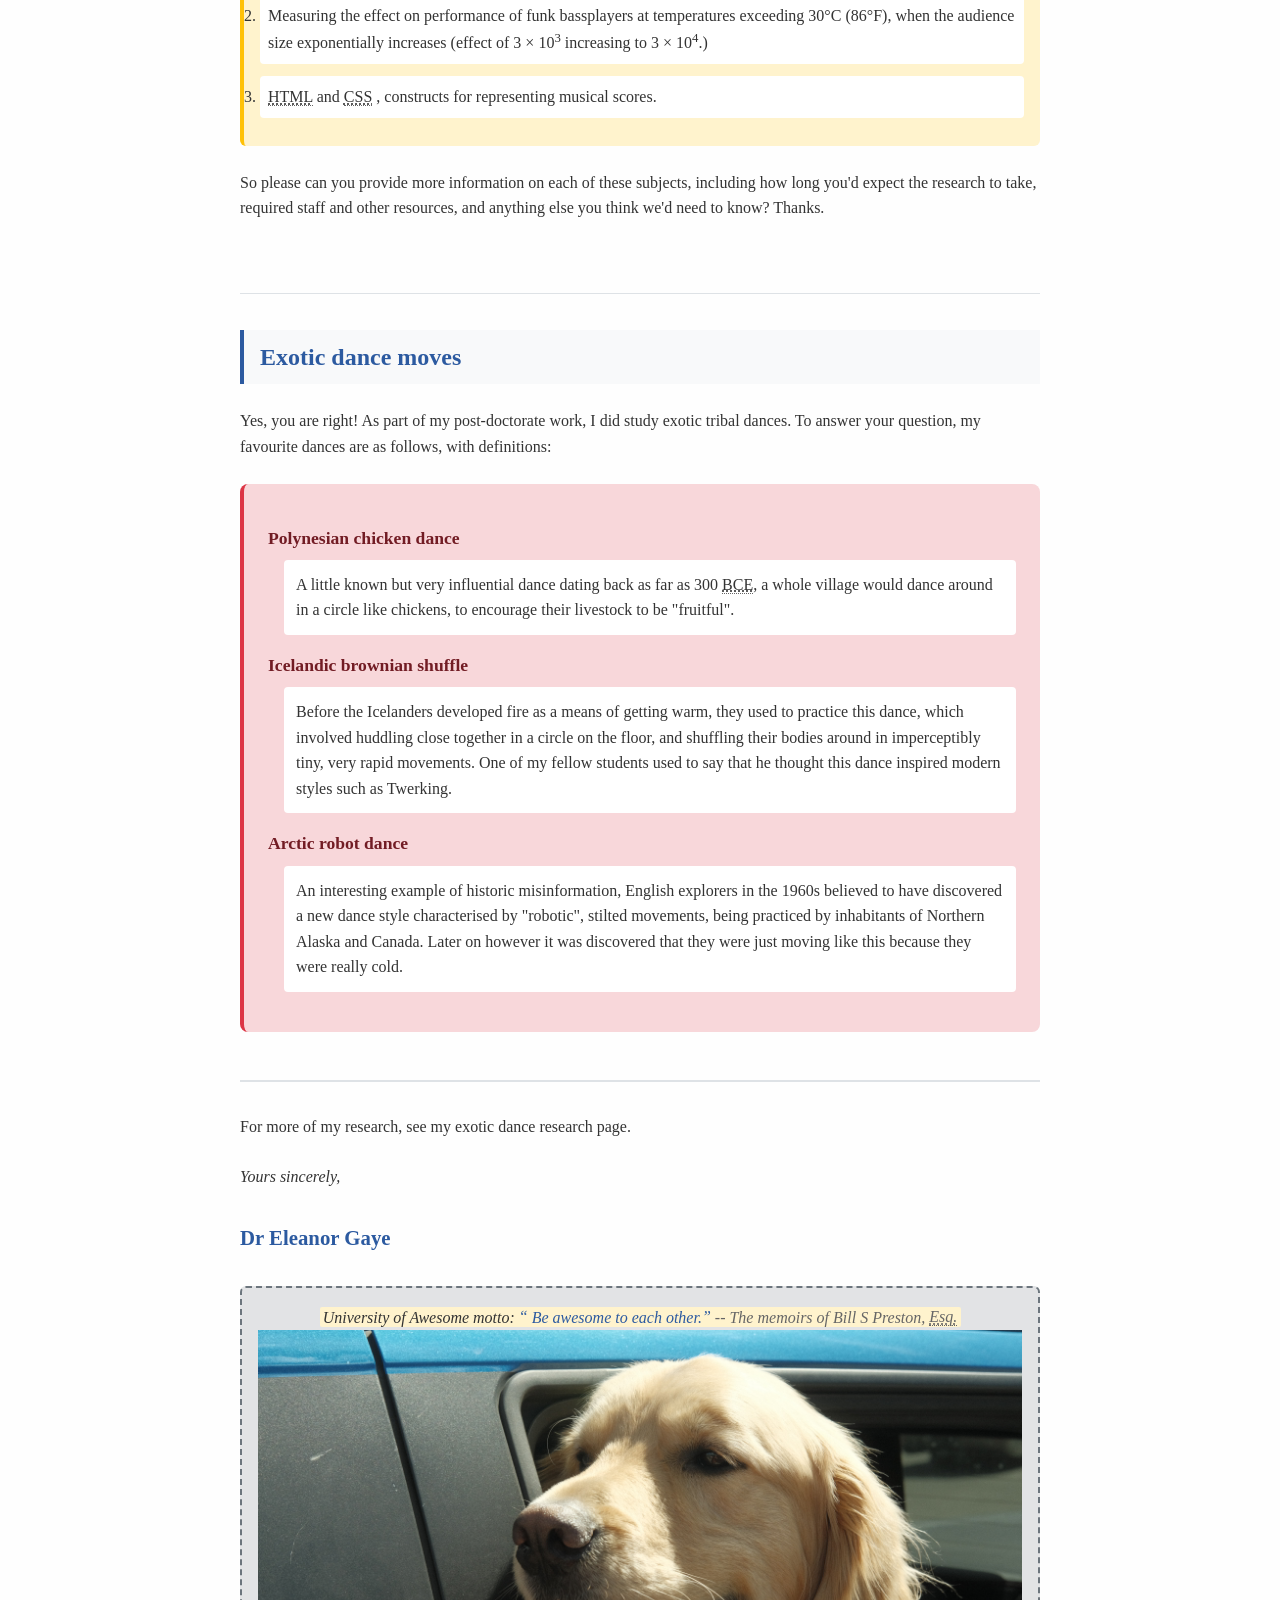
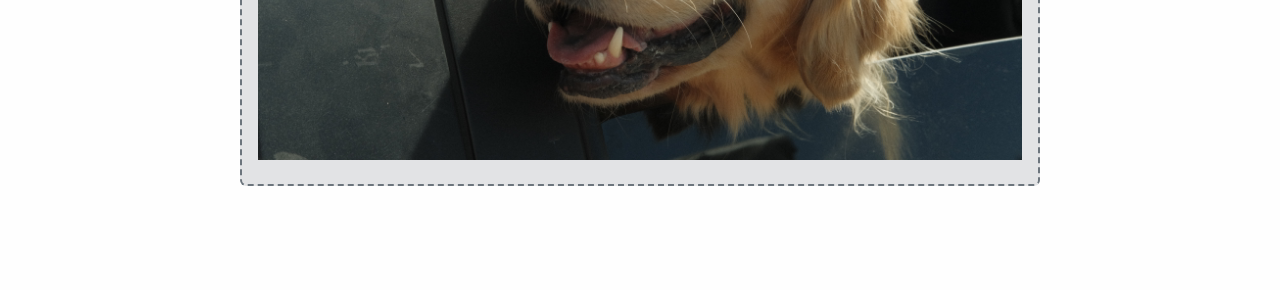
<file: tutorial_1/tutorial_1.html>
<!doctype html>
    <html lang="en">
    <head>
        <meta charset="utf-8">
        <meta name="author" content="Dr. Eleanor Gaye" />
        <title>Awesome Science faculty</title> <br />
        <link rel="stylesheet" href="tutorial_1_letter_styles.css" />

        <!-- <style>
            body {
                font: 1.1em sans-serif;
                line-height: 1.5em;
                margin: 2em 7em;
            }
            h1{
                font-size: 1.5em;
                font-weight: bold;
            }
            h2 {
                font-size: 1.3em;
                font-weight: bold;
            }
            .sender-column {
                text-align: right;
      }
        </style> -->
    </head>

    <body class="letter-document">
        <section class="letter-header">
            <address class="sender-info">         
                <strong>Dr. Eleanor Gaye</strong> <br />
                Awesome Science faculty <br />
                University of Awesome <br />
                456 University Avenue<br />
                Somewhere, CA 99999,<br />
                USA <br />  
                <strong>Tel:</strong> 123-456-7890 <br />
                <strong>Email:</strong> 
                <a href="mailto:no_reply@example.com" class="letter-link">no_reply@example.com</a>
            </address>
                <p class="letter-date">
                <time datetime="2016-01-20">20 January 2016</time> <br /> 
                </p>                
            <address class="recipient-info">
                <strong>Miss Eileen Dover</strong> <br />            
                Cliff Top Edge<br />
                Dover, CT9 XXX<br />
                UK
            </address> <br />  
        </section>
        <h1 class="letter-subject">Re: Eileen Dover university application</h1>  
        <p class="letter-greeting letter-paragraph">
            Dear Eileen,
        </p>

        <p class="letter-paragraph">
            Thank you for your recent application to join us at the University of Awesome's science faculty to study as part of your <abbr title="Doctor of Philosophy" class="abbreviation">PhD</abbr> (Doctor of Philosophy) next year. I will answer your questions one by one, in the following sections.
        </p>

        <section class="content-section">
            <h2 class="section-heading">Starting dates</h2>
            <p class="letter-paragraph">
                We are happy to accommodate you starting your study with us at any time, however it would suit us better if you could start at the beginning of a semester; the start dates for each one are as follows:
            </p>
            <ul class="semester-dates">    
                <li>First semester: 
                    <time datetime="2016-09-09">9 September 2016</time>
                </li>
                <li>Second semester: 
                    <time datetime="2017-01-15">15 January 2017</time>
                </li>
                <li>Third semester: 
                    <time datetime="2017-05-02">2 May 2017</time>
                </li>
            </ul>
            <p>
                Please let me know if this is ok, and if so which start date you would prefer.
                You can find more information about important university dates on our website.
            </p>
        </section>

        <section class="content-section">
            <h2 class="section-heading">Subjects of study</h2>
            <p class="letter-paragraph">
                At the Awesome Science Faculty, we have a pretty open-minded research facility — as long as the subjects fall somewhere in the realm of science and technology. You seem like an intelligent, dedicated researcher, and just the kind of person we'd like to have on our team. Saying that, of the ideas you submitted we were most intrigued by are as follows, in order of priority:
            </p>
                <ol class="priority-list">    
                    <li>
                        Turning H<sub>2</sub>O into wine, and the health benefits of Resveratrol (C<sub class="subscript">14</sub>H<sub class="subscript">12</sub>O<sub class="subscript">3</sub>.)
                    </li>
                    <li>
                        Measuring the effect on performance of funk bassplayers at temperatures exceeding 30°C (86°F), when the audience size exponentially increases (effect of 3 × 10<sup class="superscript">3</sup> increasing to 3 × 10<sup class="superscript">4</sup>.)
                    </li>
                    <li>
                        <abbr title="Hypertext Markup Language" class="abbreviation">HTML</abbr> and <abbr title="Cascading Style Sheets" class="abbreviation">CSS</abbr> , constructs for representing musical scores.
                    </li>
                </ol>
            <p class="letter-paragraph">
                So please can you provide more information on each of these subjects, including how long you'd expect the research to take, required staff and other resources, and anything else you think we'd need to know? Thanks.
            </p>
        </section>

        <section class="content-section">
            <h2 class="section-heading">Exotic dance moves</h2>
            <p class="letter-paragraph">
                Yes, you are right! As part of my post-doctorate work, I did study exotic tribal dances. To answer your question, my favourite dances are as follows, with definitions:
            </p>
                <dl class="dance-definitions">
                    <dt class="dance-term">Polynesian chicken dance</dt>
                    <dd class="dance-definition">A little known but very influential dance dating back as far as 300 <abbr title="Before Christ" class="abbreviation">BCE</abbr>, a whole village would dance around in a circle like chickens, to encourage their livestock to be "fruitful".</dd>

                    <dt class="dance-term">Icelandic brownian shuffle</dt>
                    <dd class="dance-definition">Before the Icelanders developed fire as a means of getting warm, they used to practice this dance, which involved huddling close together in a circle on the floor, and shuffling their bodies around in imperceptibly tiny, very rapid movements. One of my fellow students used to say that he thought this dance inspired modern styles such as Twerking.</dd>

                    <dt class="dance-term">Arctic robot dance</dt>
                    <dd class="dance-definition">An interesting example of historic misinformation, English explorers in the 1960s believed to have discovered a new dance style characterised by "robotic", stilted movements, being practiced by inhabitants of Northern Alaska and Canada. Later on however it was discovered that they were just moving like this because they were really cold.</dd>

            </dl>

        <p class="letter-paragraph letter-closing">
            For more of my research, see my exotic dance research page.
        </p>

        <p class="letter-paragraph closing-phrase">
            Yours sincerely,
        </p>

        <p class="letter-paragraph signature">Dr Eleanor Gaye</p>

        <p class="letter-paragraph university-motto">
            <em class="emphasis">University of Awesome motto: 
            <q class="inline-quote">
                Be awesome to each other.</q>
            <cite class="citation"> 
                -- The memoirs of Bill S Preston, <abbr title="Esquire" class="abbreviation">Esq.</abbr>
            </cite>
            </em>
            <img src="images/truman.JPG" alt="golden retriever, happy dog head out of the window" width="100%"/>
        </p>

    </body> 
    </html>
</file>
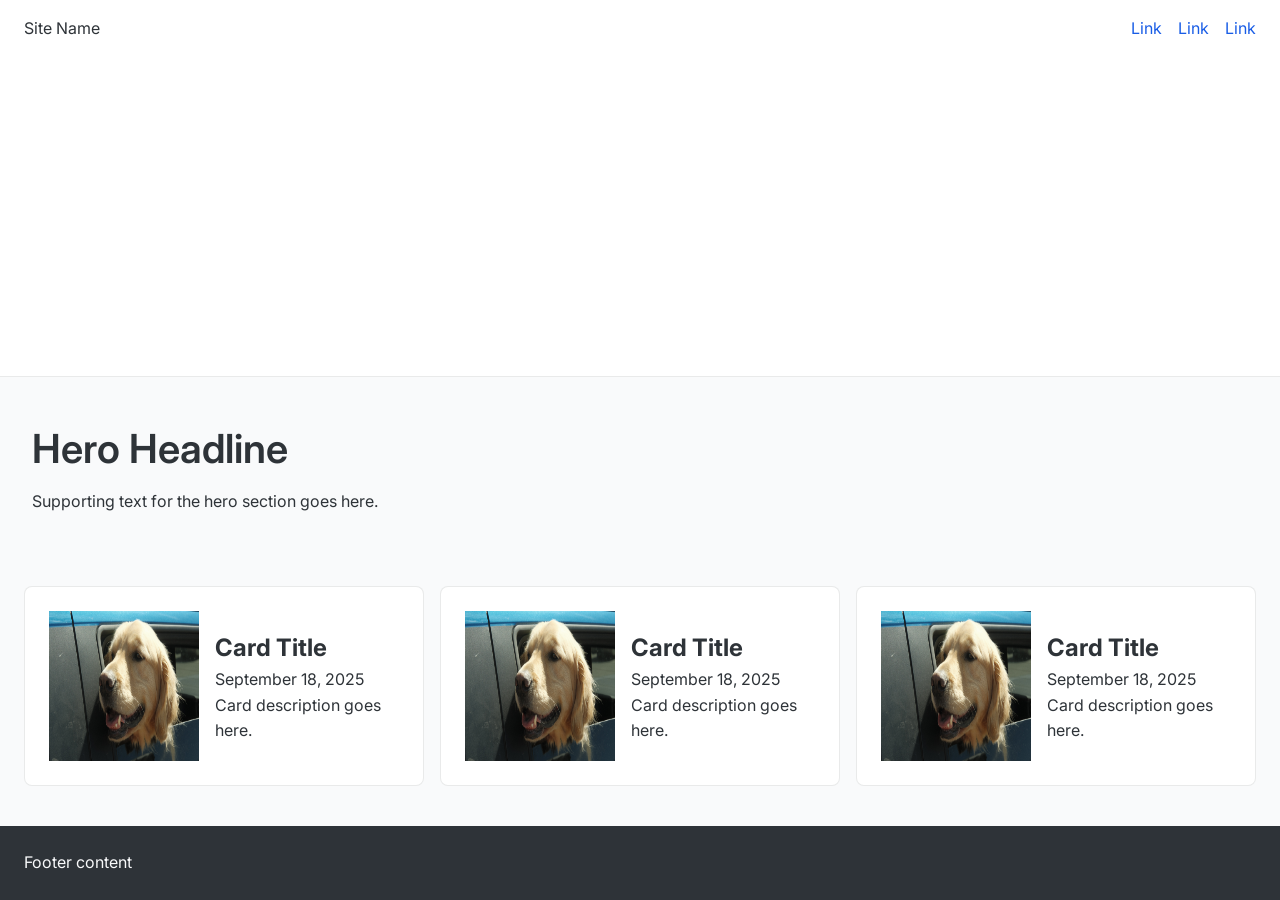
<file: tutorial_2/tutorial_2.html>
<!DOCTYPE html>
<html lang="en">
<head>
  <meta charset="UTF-8">
  <meta name="viewport" content="width=device-width, initial-scale=1.0">
  <title>Tutorial 3: Grid Layout</title>
  <link rel="stylesheet" href="style.css">
</head>
<body class="page-layout">
  <header class="site-header">
    <nav class="header-nav">
      <!-- Style this flexible nav component -->
      <span class="logo">Site Name</span>
      <ul class="nav-links">
        <li><a href="#">Link</a></li>
        <li><a href="#">Link</a></li>
        <li><a href="#">Link</a></li>
      </ul>
    </nav>
  </header>
  <main class="hero-section">
    <h1>Hero Headline</h1>
    <p>Supporting text for the hero section goes here.</p>
  </main>
  
  <section class="list-section"> <!--- List of cards -->
    <div class="list-item"> <!--- card1-->
      <!--- Image-->
      <img src="images/truman.JPG" alt="golden retriever, happy dog head out of the window" width="150" height="150"/>

      <!-- Add your repeating component in here -->
      <div class="card-rightbox">
        
        <div class="header-box">
            <h2>Card Title</h2>
            <date class="date">September 18, 2025</date>
        
          </div>
        
        <p class="card-description">Card description goes here.</p>
      </div> <!--/.card-rightbox-->
    </div> <!--/.list-item-->

    <div class="list-item"> <!--- card2-->
      <!--- Image-->
      <img src="images/truman.JPG" alt="golden retriever, happy dog head out of the window" width="150" height="150"/>

      <!-- Add your repeating component in here -->
      <div class="card-rightbox">
        
        <div class="header-box">
            <h2>Card Title</h2>
            <date class="date">September 18, 2025</date>
        
          </div>
        
        <p class="card-description">Card description goes here.</p>
      </div> <!--/.card-rightbox-->
    </div> <!--/.list-item-->
   
   
    <div class="list-item"> <!--- card3-->
      <!--- Image-->
      <img src="images/truman.JPG" alt="golden retriever, happy dog head out of the window" width="150" height="150"/>

      <!-- Add your repeating component in here -->
      <div class="card-rightbox">
        
        <div class="header-box">
            <h2>Card Title</h2>
            <date class="date">September 18, 2025</date>
        
          </div>
        
        <p class="card-description">Card description goes here.</p>
      </div> <!--/.card-rightbox-->
    </div> <!--/.list-item-->
    
  </section>
  
  <footer class="site-footer">
    <p>Footer content</p>
  </footer>
</body>
</html>
</file>
<file: INST_630_MVC_Homework_Starter_Code/styles.css>
body {
  font-family: Arial, sans-serif;
  margin: 0;
  background-color: #f5f5f5;
}

header {
  background-color: #006699;
  color: white;
  padding: 20px;
  text-align: center;
}

main {
  max-width: 800px;
  margin: auto;
  padding: 20px;
}

button {
  padding: 10px 15px;
  margin-right: 10px;
  margin-bottom: 20px;
  cursor: pointer;
}

.restaurant-card {
  background-color: white;
  border: 1px solid #ccc;
  border-radius: 6px;
  padding: 15px;
  margin-bottom: 15px;
}

.restaurant-card h2 {
  color: #006699;
  margin-top: 0;
}
</file>
<file: turtoial_3/style.css>
/* INTENTIONALLY UGLY STARTER STYLES */
/* These styles are very, very ugly. */
/* Time to make them attractive, legible, and usable */
:root {
    --color-ink: #2f241f;
    --color-muted: #6f625b;
    --color-paper: #fffaf4;
    --color-panel: #f4e6d7;
    --color-accent: #9a4f2b;
    --font-display: "Playfair Display", Georgia, serif;
    --font-body: "DM Sans", Arial, sans-serif;
    --space-1: 0.5rem;
    --space-2: 0.75rem;
    --space-3: 1rem;
    --space-4: 1.5rem;
    --space-5: 2rem;
    --space-6: 3rem;
    --radius: 1rem;
    --shadow: 0 1rem 2.5rem rgba(63, 40, 28, 0.14);
}


body {
    color: var(--color-ink);
    margin: 0;
    font-family: var(--font-body);
    line-height: var(--space-5);
    min-height: 100vh;
    padding: var(--space-3);
    background: var(--color-panel);
}

h1, h2, p {
    margin-top: 0;
}

h1,h2 {
    font-family: var(--font-display);
}

h1 {
    max-width: 18ch;
    margin-bottom: var(--space-2);
    font-size: clamp(2.25rem, 7vw, 4.75rem);
    line-height: 0.98;
}

h2 {
    margin-bottom: var(--space-3);
    font-size: clamp(1.5rem, 4vw, 2rem);
    color: var(--color-accent);
}

.recipe__description, .step-list p {
    line-height: 1.65;
}

.recipe__eyebrow {
    margin-bottom: var(--space-2);
    color: var(--color-accent);
    font-size: 0.8rem;
    font-weight: 700;
    letter-spacing: 0.14em;
    text-transform: uppercase;
}

.recipe {
    display: grid;
    grid-template-columns: minmax(0, 1fr);
    grid-template-areas:
    "header"
    "meta"
    "ingredients"
    "instructions";
    gap: var(--space-4);
    width: min(100%, 70rem);
    min-height: calc(100vh - 2 * var(--space-3));
    margin-inline: auto;
    padding: var(--space-4);
    border-radius: var(--radius);
    background: var(--color-paper);
    box-shadow: var(--shadow);
}
.recipe-container {
    background-color: var(--color-paper);
    margin: 10px;
    grid-template-columns: minmax(16rem, 0.8fr) minmax(0, 1.6fr);
    grid-template-areas:
    "header header"
    "meta meta"
    "ingredients instructions";
    gap: var(--space-5);
    padding: var(--space-6);
}

.recipe-header {
    text-align: left;
}

.recipe-title {
    font-size: 40px;
    font-family: var(--font-display);
    color: var(--color-accent);
}

.recipe-meta {
    grid-area: meta;
    display: flex;
    flex-wrap: wrap;
    gap: var(--space-2);
}
.recipe-meta .meta-item {
    display: flex;
    flex: 1 1 8rem;
    flex-direction: column;
    gap: 0.25rem;
    padding: var(--space-3);
    border-radius: 0.75rem;
    background: var(--color-panel);

}
.recipe-description {
    font-size: 16px;

}

.ingredients-section {
    grid-area: ingredients; 

}

.ingredients-list {
    list-style: none;
    display: flex;
    flex-direction: column;
    gap: var(--space-2);
    padding: 0;
    list-style: none;
}

.ingredients-list li {
    margin: 2px;
    padding: 1px;
    display: flex;
    gap: var(--space-3);
    align-items: baseline;
    padding-block: var(--space-2);
    border-bottom: 1px solid rgba(47, 36, 31, 0.18);
}
.ingredient-list li span:first-child {
    flex: 0 0 7rem;
    font-weight: 700;    
}
.instructions-section {
    grid-area: instructions; 
}

.instruction-step {
    grid-area: instructions; 
    margin: 3px;
    display: flex;
    flex-direction: column;
    gap: var(--space-4);
    padding: 0;
    list-style: none;
}
.instruction-step li {
    display: flex;
    gap: var(--space-3);
    align-items: flex-start;
        display: grid;
    flex: 0 0 2.25rem;
    width: 2.25rem;
    height: 2.25rem;
    place-items: center;
    border-radius: 50%;
    color: white;
    background: var(--color-accent);
    font-weight: 700;
}
.recipe-footer {
    font-size: 16px;
    text-align: center;
}

.recipe-image {
    width: max-width;
    height: max-height;
}

* {
    box-sizing: border-box;
}

@media (min-width: 48rem) {
    body {
    padding: var(--space-5);
    }
    .recipe {
    grid-template-columns: minmax(16rem, 0.8fr) minmax(0, 1.6fr);
    grid-template-areas:
    "header header"
    "meta meta"
    "ingredients instructions";
    gap: var(--space-5);
    padding: var(--space-6);
 }

}
</file>
<file: tutorial_4/style.css>
/* =====================================================
   TUTORIAL 4: JAVASCRIPT FUNDAMENTALS
   Reinforcing: CSS variables, grid, flexbox
   ===================================================== */

:root {
    /* color */
    --color-bg: #f3f3f3;
    --color-card: #ffffff;
    --color-text: #1a1917;
    --color-muted: #433d34;
    --color-border: #cccccc;
    --color-accent: #fcd44b;

    --color-yes: #4a90a4;
    --color-yes-light: hsl(195, 38%, 92%);
    /* derived */
    --color-no: #e55a5a;
    --color-no-light: hsl(0, 70%, 93%);
    /* derived from red, same method */

    --color-task-bg: #fcfcfc;
    --color-task-border: #cccccc;
    --color-stretch: #fff9d8;

    /* spacing */
    --space-xs: 0.375rem;
    --space-sm: 0.625rem;
    --space-md: 1rem;
    --space-lg: 1.75rem;
    --space-xl: 2.5rem;

    /* shape */
    --radius: 0.75rem;
    --radius-sm: 0.375rem;
}

/* ── reset ──────────────────────────────────────────── */
*,
*::before,
*::after {
    box-sizing: border-box;
    margin: 0;
    padding: 0;
}

body {
    font-family: Georgia, serif;
    background: var(--color-bg);
    color: var(--color-text);
    min-height: 100vh;
    padding: var(--space-lg);
    line-height: 1.6;
}

/* ── page layout: card + tasks side by side ─────────── */
.page {
    display: grid;
    grid-template-columns: 26rem 1fr;
    gap: var(--space-xl);
    align-items: start;
    max-width: 72rem;
    margin: 0 auto;
}

@media (max-width: 52rem) {
    .page {
        grid-template-columns: 1fr;
    }
}

/* ── RSVP card ──────────────────────────────────────── */
.card {
    background: var(--color-card);
    border: 1px solid var(--color-border);
    border-radius: var(--radius);
    padding: var(--space-xl);
    display: grid;
    gap: var(--space-lg);
    position: sticky;
    top: var(--space-lg);
}

.event-header {
    display: grid;
    gap: var(--space-xs);
    padding-bottom: var(--space-lg);
    border-bottom: 1px solid var(--color-border);
}

.event-title {
    font-size: 1.5rem;
    font-weight: normal;
}

.event-meta {
    font-size: 0.9rem;
}

/* ── inputs ─────────────────────────────────────────── */
.field,
.guest-field {
    display: grid;
    gap: var(--space-sm);
}

label {
    font-size: 0.8rem;
    text-transform: uppercase;
    letter-spacing: 0.05em;
    color: var(--color-muted);
    font-family: system-ui, sans-serif;
}

input {
    border: 1px solid var(--color-border);
    border-radius: var(--radius-sm);
    padding: var(--space-sm) var(--space-md);
    font-family: inherit;
    font-size: 1rem;
    color: var(--color-text);
    width: 100%;
    background: var(--color-card);
}

input:focus {
    outline: 2px solid var(--color-accent);
    outline-offset: 2px;
    border-color: transparent;
}

/* ── yes / no buttons ───────────────────────────────── */
.rsvp-buttons {
    display: flex;
    gap: var(--space-md);
}

.btn {
    flex: 1;
    padding: var(--space-sm) var(--space-md);
    border: 2px solid var(--color-border);
    border-radius: var(--radius-sm);
    background: var(--color-card);
    font-family: inherit;
    font-size: 1rem;
    cursor: pointer;
    color: var(--color-text);
    transition: background 0.15s ease, border-color 0.15s ease, color 0.15s ease;
}

.btn:hover {
    border-color: var(--color-muted);
}

/* active states — JS adds/removes the .active class */
.btn-yes.active {
    background: var(--color-yes-light);
    border-color: var(--color-yes);
    color: var(--color-yes);
}

.btn-no.active {
    background: var(--color-no-light);
    border-color: var(--color-no);
    color: var(--color-no);
}

/* STRETCH: greyed-out look when JS sets btnYes.disabled = true */
.btn:disabled {
    opacity: 0.45;
    cursor: not-allowed;
}

/* STRETCH: running total under the guest count */
.total {
    font-size: 0.85rem;
    color: var(--color-muted);
    font-family: system-ui, sans-serif;
}

/* ── response messages ──────────────────────────────── */
.confirmation {
    background: var(--color-yes-light);
    color: var(--color-yes);
    border-radius: var(--radius-sm);
    padding: var(--space-md);
    font-size: 0.95rem;
    line-height: 1.5;
}

.regret {
    background: var(--color-no-light);
    color: var(--color-no);
    border-radius: var(--radius-sm);
    padding: var(--space-md);
    font-size: 0.95rem;
}

/* ── utility ─────────────────────────────────────────── */
.hidden {
    display: none;
}

/* ── tasks panel ─────────────────────────────────────── */
.tasks-panel {
    display: grid;
    gap: var(--space-lg);
    font-family: system-ui, sans-serif;
}

.tasks-panel h2 {
    font-size: 1.3rem;
    font-weight: 600;
    background: var(--color-accent);
    padding: 0.2rem 1rem;
}

.tasks-panel .intro {
    font-size: 0.95rem;
}

.task-group {
    background: var(--color-task-bg);
    border: 1px solid var(--color-task-border);
    border-radius: var(--radius-sm);
    padding: var(--space-lg);
    display: grid;
    gap: var(--space-sm);
}

.task-group h3 {
    font-size: 0.95rem;
    font-weight: 600;
    text-transform: uppercase;
    letter-spacing: 0.04em;
    color: var(--color-text);

    border-left: 0.8rem solid var(--color-accent);
    padding-left: 0.6rem;
}

.task-group p {
    font-size: 0.9rem;
    color: var(--color-muted);
    line-height: 1.6;
}

.task-group code {
    font-family: "Monaco", "Menlo", monospace;
    font-size: 0.85em;
    background: rgba(0, 0, 0, 0.06);
    padding: 0.1em 0.35em;
    border-radius: 0.2rem;
    color: var(--color-text);
}

.task-stretch {
    background: var(--color-stretch);
    border-color: #e6c84a;
}
</file>
<file: tutorial_5/style.css>
/* =====================================================
   TUTORIAL 5: ARRAY METHODS FOR DATA
   Consistent styling with previous tutorials
   ===================================================== */

/* ROOT VARIABLES */
:root {
    --primary-color: #007cba;
    --secondary-color: #28a745;
    --background-color: #f8f9fa;
    --card-background: #ffffff;
    --text-color: #333;
    --border-color: #ddd;
    --shadow: 0 0.125rem 0.25rem rgba(0, 0, 0, 0.1);
    --border-radius: 0.5rem;
    --spacing-sm: 0.5rem;
    --spacing-md: 1rem;
    --spacing-lg: 1.5rem;
    --spacing-xl: 2rem;
}

/* BASE STYLES */
* {
    box-sizing: border-box;
}

body {
    font-family: system-ui, -apple-system, sans-serif;
    margin: 0;
    padding: var(--spacing-md);
    background: var(--background-color);
    color: var(--text-color);
    line-height: 1.6;
}

.container {
    max-width: 50rem;
    margin: 0 auto;
}

/* HEADER */
header {
    text-align: center;
    margin-bottom: var(--spacing-xl);
    padding: var(--spacing-xl);
    background: var(--card-background);
    border-radius: var(--border-radius);
    box-shadow: var(--shadow);
}

header h1 {
    color: var(--primary-color);
    margin-bottom: var(--spacing-sm);
}

header p {
    color: #666;
    font-size: 1.1rem;
    margin: 0;
}

/* METHOD SECTIONS */
.method-section {
    background: var(--card-background);
    margin-bottom: var(--spacing-lg);
    padding: var(--spacing-xl);
    border-radius: var(--border-radius);
    box-shadow: var(--shadow);
    border-left: 0.25rem solid var(--primary-color);
}

.method-section h2 {
    color: var(--primary-color);
    margin-top: 0;
    margin-bottom: var(--spacing-sm);
}

.method-section p {
    margin-bottom: var(--spacing-lg);
    color: #666;
}

.method-section code {
    background: #f8f9fa;
    padding: 0.125rem 0.25rem;
    border-radius: 0.25rem;
    font-family: 'Courier New', monospace;
    font-size: 0.875rem;
    color: var(--primary-color);
}

/* DEMO AREAS */
.demo-area {
    background: #f8f9fa;
    padding: var(--spacing-lg);
    border-radius: var(--border-radius);
    border: 2px dashed var(--border-color);
    margin-bottom: var(--spacing-md);
}

/* BUTTONS */
.method-button {
    background: var(--primary-color);
    color: white;
    border: none;
    padding: var(--spacing-sm) var(--spacing-lg);
    border-radius: var(--border-radius);
    cursor: pointer;
    font-size: 1rem;
    font-weight: bold;
    transition: all 0.2s ease;
    display: block;
    margin-bottom: var(--spacing-md);
}

.method-button:hover {
    background: #005a87;
    transform: translateY(-1px);
}

.method-button:focus {
    outline: 2px solid var(--secondary-color);
    outline-offset: 2px;
}

/* RESULT AREAS */
.result-area {
    background: white;
    border: 2px solid var(--border-color);
    border-radius: var(--border-radius);
    padding: var(--spacing-md);
    min-height: 6rem;
    max-height: 20rem;
    overflow-y: auto;
}

.placeholder {
    color: #666;
    font-style: italic;
    text-align: center;
    margin: var(--spacing-md) 0;
}

/* RESULT CONTENT STYLING */
.restaurant-item {
    padding: var(--spacing-sm);
    border-bottom: 1px solid #eee;
    margin-bottom: var(--spacing-sm);
}

.restaurant-item:last-child {
    border-bottom: none;
    margin-bottom: 0;
}

.restaurant-name {
    font-weight: bold;
    color: var(--primary-color);
}

.restaurant-cuisine {
    color: #666;
    font-size: 0.9rem;
}

.restaurant-rating {
    color: var(--secondary-color);
    font-weight: bold;
}

.restaurant-price {
    background: #fff3cd;
    padding: 0.125rem 0.25rem;
    border-radius: 0.25rem;
    font-size: 0.8rem;
    color: #856404;
    display: inline-block;
}

/* LIST STYLES FOR MAP RESULTS */
.name-list {
    list-style: none;
    padding: 0;
    margin: 0;
}

.name-list li {
    padding: var(--spacing-sm);
    border-bottom: 1px solid #eee;
    transition: background-color 0.2s;
}

.name-list li:hover {
    background: #f8f9fa;
}

.name-list li:last-child {
    border-bottom: none;
}

/* FOUND ITEM SPECIAL STYLING */
.found-restaurant {
    background: linear-gradient(135deg, var(--secondary-color), #20c997);
    color: white;
    padding: var(--spacing-md);
    border-radius: var(--border-radius);
    text-align: center;
}

.found-restaurant .restaurant-name {
    color: white;
    font-size: 1.2rem;
    margin-bottom: var(--spacing-sm);
}

/* EXPLANATIONS */
.explanation {
    background: #e8f5e8;
    padding: var(--spacing-md);
    border-radius: var(--border-radius);
    border-left: 0.25rem solid var(--secondary-color);
}

.explanation p {
    margin: 0;
    font-style: italic;
    color: #155724;
}

/* TUTORIAL INSTRUCTIONS */
.tutorial-instructions {
    background: white;
    padding: var(--spacing-xl);
    border-radius: var(--border-radius);
    box-shadow: var(--shadow);
    border-left: 0.25rem solid var(--secondary-color);
}

.tutorial-instructions h2 {
    color: var(--secondary-color);
    margin-top: 0;
}

.tutorial-instructions h3 {
    color: var(--primary-color);
    margin-top: var(--spacing-lg);
    margin-bottom: var(--spacing-sm);
}

.tutorial-instructions code {
    background: #f8f9fa;
    padding: 0.125rem 0.25rem;
    border-radius: 0.25rem;
    font-family: 'Courier New', monospace;
    font-size: 0.875rem;
    color: var(--primary-color);
}

.tutorial-instructions ol li {
    margin-bottom: var(--spacing-sm);
}

.tutorial-instructions ul li {
    margin-bottom: 0.25rem;
}

/* RESPONSIVE DESIGN */
@media (max-width: 48rem) {
    .container {
        padding: var(--spacing-sm);
    }
    
    .method-section {
        padding: var(--spacing-md);
    }
    
    .demo-area {
        padding: var(--spacing-md);
    }
    
    .result-area {
        max-height: 15rem;
    }
}
</file>
<file: tutorial_6/style.css>
/* =====================================================
   TUTORIAL 6: LOAD REAL DATA
   Consistent styling with previous tutorials + async states
   ===================================================== */

/* ROOT VARIABLES */
:root {
    --primary-color: #007cba;
    --secondary-color: #28a745;
    --warning-color: #ffc107;
    --error-color: #dc3545;
    --background-color: #f8f9fa;
    --card-background: #ffffff;
    --text-color: #333;
    --border-color: #ddd;
    --shadow: 0 0.125rem 0.25rem rgba(0, 0, 0, 0.1);
    --border-radius: 0.5rem;
    --spacing-sm: 0.5rem;
    --spacing-md: 1rem;
    --spacing-lg: 1.5rem;
    --spacing-xl: 2rem;
}

/* BASE STYLES */
* {
    box-sizing: border-box;
}

body {
    font-family: system-ui, -apple-system, sans-serif;
    margin: 0;
    padding: var(--spacing-md);
    background: var(--background-color);
    color: var(--text-color);
    line-height: 1.6;
}

.container {
    max-width: 50rem;
    margin: 0 auto;
}

/* HEADER */
header {
    text-align: center;
    margin-bottom: var(--spacing-xl);
    padding: var(--spacing-xl);
    background: var(--card-background);
    border-radius: var(--border-radius);
    box-shadow: var(--shadow);
}

header h1 {
    color: var(--primary-color);
    margin-bottom: var(--spacing-sm);
}

header p {
    color: #666;
    font-size: 1.1rem;
    margin: 0;
}

/* STATUS SECTION - New for Tutorial 6 */
.status-section {
    background: var(--card-background);
    margin-bottom: var(--spacing-lg);
    padding: var(--spacing-xl);
    border-radius: var(--border-radius);
    box-shadow: var(--shadow);
    border-left: 0.25rem solid var(--warning-color);
}

.status-section h2 {
    color: var(--warning-color);
    margin-top: 0;
    margin-bottom: var(--spacing-md);
}

.status-display {
    background: #fff3cd;
    border: 2px solid var(--warning-color);
    border-radius: var(--border-radius);
    padding: var(--spacing-md);
    margin-bottom: var(--spacing-md);
    text-align: center;
}

.status-message {
    margin: 0;
    font-weight: bold;
    color: #856404;
}

/* LOADING STATES */
.status-display.loading {
    background: #cce7ff;
    border-color: var(--primary-color);
    animation: pulse 1.5s ease-in-out infinite;
}

.status-display.loading .status-message {
    color: var(--primary-color);
}

.status-display.success {
    background: #d4edda;
    border-color: var(--secondary-color);
}

.status-display.success .status-message {
    color: #155724;
}

.status-display.error {
    background: #f8d7da;
    border-color: var(--error-color);
}

.status-display.error .status-message {
    color: #721c24;
}

/* PULSE ANIMATION FOR LOADING */
@keyframes pulse {
    0% { opacity: 1; }
    50% { opacity: 0.7; }
    100% { opacity: 1; }
}

/* LOAD BUTTON */
.load-button {
    background: var(--warning-color);
    color: #212529;
    border: none;
    padding: var(--spacing-sm) var(--spacing-lg);
    border-radius: var(--border-radius);
    cursor: pointer;
    font-size: 1rem;
    font-weight: bold;
    transition: all 0.2s ease;
    display: block;
    width: 100%;
}

.load-button:hover {
    background: #e0a800;
    transform: translateY(-1px);
}

.load-button:disabled {
    background: #6c757d;
    cursor: not-allowed;
    transform: none;
}

/* METHOD SECTIONS - Same as Tutorial 5 */
.method-section {
    background: var(--card-background);
    margin-bottom: var(--spacing-lg);
    padding: var(--spacing-xl);
    border-radius: var(--border-radius);
    box-shadow: var(--shadow);
    border-left: 0.25rem solid var(--primary-color);
}

.method-section.error-demo {
    border-left-color: var(--error-color);
}

.method-section h2 {
    color: var(--primary-color);
    margin-top: 0;
    margin-bottom: var(--spacing-sm);
}

.method-section.error-demo h2 {
    color: var(--error-color);
}

.method-section p {
    margin-bottom: var(--spacing-lg);
    color: #666;
}

.method-section code {
    background: #f8f9fa;
    padding: 0.125rem 0.25rem;
    border-radius: 0.25rem;
    font-family: 'Courier New', monospace;
    font-size: 0.875rem;
    color: var(--primary-color);
}

/* DEMO AREAS */
.demo-area {
    background: #f8f9fa;
    padding: var(--spacing-lg);
    border-radius: var(--border-radius);
    border: 2px dashed var(--border-color);
    margin-bottom: var(--spacing-md);
}

/* BUTTONS */
.method-button {
    background: var(--primary-color);
    color: white;
    border: none;
    padding: var(--spacing-sm) var(--spacing-lg);
    border-radius: var(--border-radius);
    cursor: pointer;
    font-size: 1rem;
    font-weight: bold;
    transition: all 0.2s ease;
    display: block;
    margin-bottom: var(--spacing-md);
}

.method-button:hover:not(:disabled) {
    background: #005a87;
    transform: translateY(-1px);
}

.method-button:focus {
    outline: 2px solid var(--secondary-color);
    outline-offset: 2px;
}

.method-button:disabled {
    background: #6c757d;
    cursor: not-allowed;
    transform: none;
    opacity: 0.6;
}

.error-button {
    background: var(--error-color);
    color: white;
    border: none;
    padding: var(--spacing-sm) var(--spacing-lg);
    border-radius: var(--border-radius);
    cursor: pointer;
    font-size: 1rem;
    font-weight: bold;
    transition: all 0.2s ease;
    display: block;
    margin-bottom: var(--spacing-md);
}

.error-button:hover {
    background: #c82333;
    transform: translateY(-1px);
}

/* RESULT AREAS - Same as Tutorial 5 */
.result-area {
    background: white;
    border: 2px solid var(--border-color);
    border-radius: var(--border-radius);
    padding: var(--spacing-md);
    min-height: 6rem;
    max-height: 20rem;
    overflow-y: auto;
}

.placeholder {
    color: #666;
    font-style: italic;
    text-align: center;
    margin: var(--spacing-md) 0;
}

/* RESULT CONTENT STYLING - Same as Tutorial 5 */
.restaurant-item {
    padding: var(--spacing-sm);
    border-bottom: 1px solid #eee;
    margin-bottom: var(--spacing-sm);
}

.restaurant-item:last-child {
    border-bottom: none;
    margin-bottom: 0;
}

.restaurant-name {
    font-weight: bold;
    color: var(--primary-color);
}

.restaurant-cuisine {
    color: #666;
    font-size: 0.9rem;
}

.restaurant-rating {
    color: var(--secondary-color);
    font-weight: bold;
}

.restaurant-price {
    background: #fff3cd;
    padding: 0.125rem 0.25rem;
    border-radius: 0.25rem;
    font-size: 0.8rem;
    color: #856404;
    display: inline-block;
}

/* LIST STYLES FOR MAP RESULTS */
.name-list {
    list-style: none;
    padding: 0;
    margin: 0;
}

.name-list li {
    padding: var(--spacing-sm);
    border-bottom: 1px solid #eee;
    transition: background-color 0.2s;
}

.name-list li:hover {
    background: #f8f9fa;
}

.name-list li:last-child {
    border-bottom: none;
}

/* ERROR DISPLAY STYLES */
.error-message {
    background: #f8d7da;
    color: #721c24;
    padding: var(--spacing-md);
    border-radius: var(--border-radius);
    border: 1px solid #f5c6cb;
    text-align: center;
}

/* EXPLANATIONS */
.explanation {
    background: #e8f5e8;
    padding: var(--spacing-md);
    border-radius: var(--border-radius);
    border-left: 0.25rem solid var(--secondary-color);
}

.explanation p {
    margin: 0;
    font-style: italic;
    color: #155724;
}

/* TUTORIAL INSTRUCTIONS */
.tutorial-instructions {
    background: white;
    padding: var(--spacing-xl);
    border-radius: var(--border-radius);
    box-shadow: var(--shadow);
    border-left: 0.25rem solid var(--secondary-color);
}

.tutorial-instructions h2 {
    color: var(--secondary-color);
    margin-top: 0;
}

.tutorial-instructions h3 {
    color: var(--primary-color);
    margin-top: var(--spacing-lg);
    margin-bottom: var(--spacing-sm);
}

.tutorial-instructions code {
    background: #f8f9fa;
    padding: 0.125rem 0.25rem;
    border-radius: 0.25rem;
    font-family: 'Courier New', monospace;
    font-size: 0.875rem;
    color: var(--primary-color);
}

.tutorial-instructions ol li {
    margin-bottom: var(--spacing-sm);
}

.tutorial-instructions ul li {
    margin-bottom: 0.25rem;
}

/* RESPONSIVE DESIGN */
@media (max-width: 48rem) {
    .container {
        padding: var(--spacing-sm);
    }
    
    .method-section,
    .status-section {
        padding: var(--spacing-md);
    }
    
    .demo-area {
        padding: var(--spacing-md);
    }
    
    .result-area {
        max-height: 15rem;
    }
}
</file>
<file: tutorial_1/tutorial_1_letter_styles.css>
/* =====================================================
   TUTORIAL 2: CSS DETECTIVE CHALLENGE
   =====================================================
   
   Add the correct CSS classes to your HTML 
   letter so it matches this styling specification.
   
   Look at each selector below and figure out what HTML
   elements need which classes to make this work
 
   ===================================================== */

/* DOCUMENT FOUNDATION */
.letter-document {
    max-width: 800px;
    margin: 0 auto;
    padding: 2rem;
    font-family: Georgia, 'Times New Roman', serif;
    line-height: 1.6;
    color: #333;
    background-color: #fefefe;
}

/* LETTER HEADER STYLING */
.letter-header {
    border-bottom: 3px solid #2c5aa0;
    margin-bottom: 2rem;
    padding-bottom: 1rem;
}

.sender-info {
    text-align: right;
    background-color: #f8f9fa;
    padding: 1rem;
    border-radius: 8px;
    margin-bottom: 1rem;
}

.letter-date {
    text-align: right;
    font-style: italic;
    color: #666;
    margin-bottom: 2rem;
}

.recipient-info {
    background-color: #e9ecef;
    padding: 1rem;
    border-left: 4px solid #2c5aa0;
    margin-bottom: 1.5rem;
}

/* MAIN CONTENT STYLING */
.letter-subject {
    color: #2c5aa0;
    border-bottom: 2px solid #dee2e6;
    padding-bottom: 0.5rem;
    margin-bottom: 1.5rem;
}

.letter-greeting {
    font-size: 1.2rem;
    font-weight: bold;
    color: #495057;
}

.letter-paragraph {
    margin: 1.5rem 0;
}

/* SECTION STYLING */
.content-section {
    margin: 2rem 0;
    padding: 1rem 0;
    border-top: 1px solid #dee2e6;
}

.section-heading {
    color: #2c5aa0;
    background-color: #f8f9fa;
    padding: 0.5rem 1rem;
    border-left: 4px solid #2c5aa0;
    margin-bottom: 1rem;
}

/* LIST STYLING */
.priority-list {
    background-color: #fff3cd;
    padding: 1rem;
    border-radius: 6px;
    border-left: 4px solid #ffc107;
}

.priority-list li {
    margin-bottom: 0.75rem;
    padding: 0.5rem;
    background-color: white;
    border-radius: 4px;
}

.semester-dates {
    background-color: #d1ecf1;
    padding: 1rem;
    border-radius: 6px;
    border-left: 4px solid #17a2b8;
}

.semester-dates li {
    margin-bottom: 0.5rem;
    font-weight: 500;
}

/* DEFINITION LIST STYLING */
.dance-definitions {
    background-color: #f8d7da;
    padding: 1.5rem;
    border-radius: 8px;
    border-left: 4px solid #dc3545;
}

.dance-term {
    font-weight: bold;
    color: #721c24;
    font-size: 1.1rem;
    margin-top: 1rem;
    margin-bottom: 0.5rem;
}

.dance-definition {
    margin-left: 1rem;
    padding: 0.75rem;
    background-color: white;
    border-radius: 4px;
    margin-bottom: 1rem;
}

/* LETTER CLOSING */
.letter-closing {
    margin-top: 3rem;
    padding-top: 2rem;
    border-top: 2px solid #dee2e6;
}

.closing-phrase {
    font-style: italic;
    margin-bottom: 2rem;
}

.signature {
    font-size: 1.3rem;
    font-weight: bold;
    color: #2c5aa0;
    margin-bottom: 2rem;
}

.university-motto {
    background-color: #e2e3e5;
    padding: 1rem;
    border-radius: 6px;
    text-align: center;
    font-style: italic;
    border: 2px dashed #6c757d;
}

/* LINK STYLING */
.letter-link {
    color: #2c5aa0;
    text-decoration: none;
    border-bottom: 1px dotted #2c5aa0;
}

.letter-link:focus {
    outline: 2px solid #ffc107;
    outline-offset: 2px;
}

/* EMPHASIS AND FORMATTING */
.abbreviation {
    border-bottom: 1px dotted #666;
    cursor: help;
}

.subscript, .superscript {
    font-size: 0.8em;
}

.emphasis {
    background-color: #fff3cd;
    padding: 0.1rem 0.2rem;
    border-radius: 2px;
}

.citation {
    font-style: italic;
    color: #666;
}

.inline-quote {
    font-style: italic;
    color: #2c5aa0;
}

/* RESPONSIVE DESIGN */
@media (max-width: 600px) {
    .letter-document {
        padding: 1rem;
    }
    
    .sender-info,
    .recipient-info {
        padding: 0.75rem;
    }
    
    .letter-subject {
        font-size: 1.3rem;
    }
}
</file>
<file: tutorial_2/style.css>
/* ===========================================
   TUTORIAL 3: CSS GRID LAYOUT
   
   Your tasks:
   1. Define the page grid on .page-layout
   2. Assign grid-area to each section
   3. Make .list-section items flow with Flexbox
   4. Add mobile breakpoint under 48rem
   =========================================== */

/* External font - add your choice from Google Fonts, Inter will not be graded */
@import url('https://fonts.googleapis.com/css2?family=Inter:wght@400;600&display=swap');

:root {
  /* Spacing scale */
  --spacing-xs: 0.25rem;
  --spacing-sm: 0.5rem;
  --spacing-md: 1rem;
  --spacing-lg: 1.5rem;
  --spacing-xl: 2rem;
  
  /* Colors - customize these */
  --color-bg: hsl(210, 20%, 98%);
  --color-surface: hsl(0, 0%, 100%);
  --color-text: hsl(210, 10%, 20%);
  --color-text-muted: hsl(210, 10%, 50%);
  --color-accent: hsl(220, 80%, 50%);
  --color-border: hsla(210, 10%, 20%, 0.1);
  
  /* Typography */
  --font-body: 'Inter', system-ui, sans-serif;
  --font-display: 'Inter', system-ui, sans-serif; /* Change this */
}

/* Reset */
*, *::before, *::after {
  box-sizing: border-box;
  margin: 0;
}

body {
  font-family: var(--font-body);
  background: var(--color-bg);
  color: var(--color-text);
  line-height: 1.6;
}

/* ===========================================
   TASK 1: PAGE GRID STRUCTURE
   
   Define your grid here. You need:
   - grid-template-areas for the layout map
   - grid-template-columns for column widths
   - grid-template-rows for row heights
   - min-height: 100vh to fill the viewport
   - gap for spacing between regions
   =========================================== */

.page-layout {
  display: grid;
  /* YOUR CODE: grid-template-areas */
  grid-template-areas:
    "header"
    "hero"
    "list"
    "footer";
  
  /* YOUR CODE: grid-template-columns */
  grid-template-columns: 1fr;
  /* YOUR CODE: grid-template-rows */
  grid-template-rows: 1fr;

  min-height: 100vh;
  gap: var(--spacing-md);
}

/* ===========================================
   TASK 2: ASSIGN GRID AREAS
   
   Connect each section to its named area
   =========================================== */

.site-header {
  /* YOUR CODE: grid-area */
  grid-area: header;

  background: var(--color-surface);
  padding: var(--spacing-md) var(--spacing-lg);
  border-bottom: 1px solid var(--color-border);
}

.hero-section {
  /* YOUR CODE: grid-area */
  grid-area: hero;

  padding: var(--spacing-xl);
}

.list-section {
  /* YOUR CODE: grid-area */
  grid-area: list;

  padding: var(--spacing-lg);
}

.site-footer {
  /* YOUR CODE: grid-area */
  grid-area: footer;

  background: var(--color-text);
  color: var(--color-bg);
  padding: var(--spacing-lg);
  /* NOTE: Footer should not exceed main content width */
}

/* ===========================================
   TASK 3: FLEXBOX FOR COMPONENTS
   
   Use Flexbox to arrange items WITHIN grid regions
   =========================================== */

.header-nav {
  display: flex;
  justify-content: space-between;
  align-items: center;
}

.nav-links {
  display: flex;
  gap: var(--spacing-md);
  list-style: none;
  padding: 0;
}

/* Make list items flow horizontally on large screens */
.list-section {
  /* YOUR CODE: display flex, gap, wrap behavior */
  display: flex;
  justify-content: space-between;
  gap: 1em;
  flex-direction: row;
  flex-wrap: wrap balance;
  align-items: center;
}

.list-item {
  background: var(--color-surface);
  padding: var(--spacing-lg);
  border-radius: 0.5rem;
  border: 1px solid var(--color-border);
  padding: 24px;
  /* YOUR CODE: flex-basis or width for sizing */
  display: flex;
  flex-grow: 1;
}

.card-rightbox {
  display: flex;
  flex-direction: column;
  margin-left: 16px;
  justify-content: center;
}

/* ===========================================
   TASK 4: RESPONSIVE BREAKPOINT
   
   Under 48rem:
   - Stack all grid regions vertically
   - List items should stack vertically too
   =========================================== */

@media (max-width: 48rem) {
  .page-layout {
    /* YOUR CODE: redefine grid-template-areas */
    grid-template-areas:
      "header"
      "hero"
      "list"
      "footer";
      gap: 10px;
    /* YOUR CODE: single column layout */
    display: flex;
    flex-direction: column;
  }
  
  .list-section {
    /* YOUR CODE: change flex-direction if needed */
    flex-direction: column;
  }
  
  .list-item {
    /* YOUR CODE: full width on mobile */
    width: 100%;
    max-width: 100%;
  }
}

/* ===========================================
   TYPOGRAPHY (provided)
   =========================================== */

h1 {
  font-family: var(--font-display);
  font-size: 2.5rem;
  font-weight: 600;
  line-height: 1.2;
  margin-bottom: var(--spacing-md);
}

a {
  color: var(--color-accent);
  text-decoration: none;
}

a:hover {
  text-decoration: underline;
}
</file>
